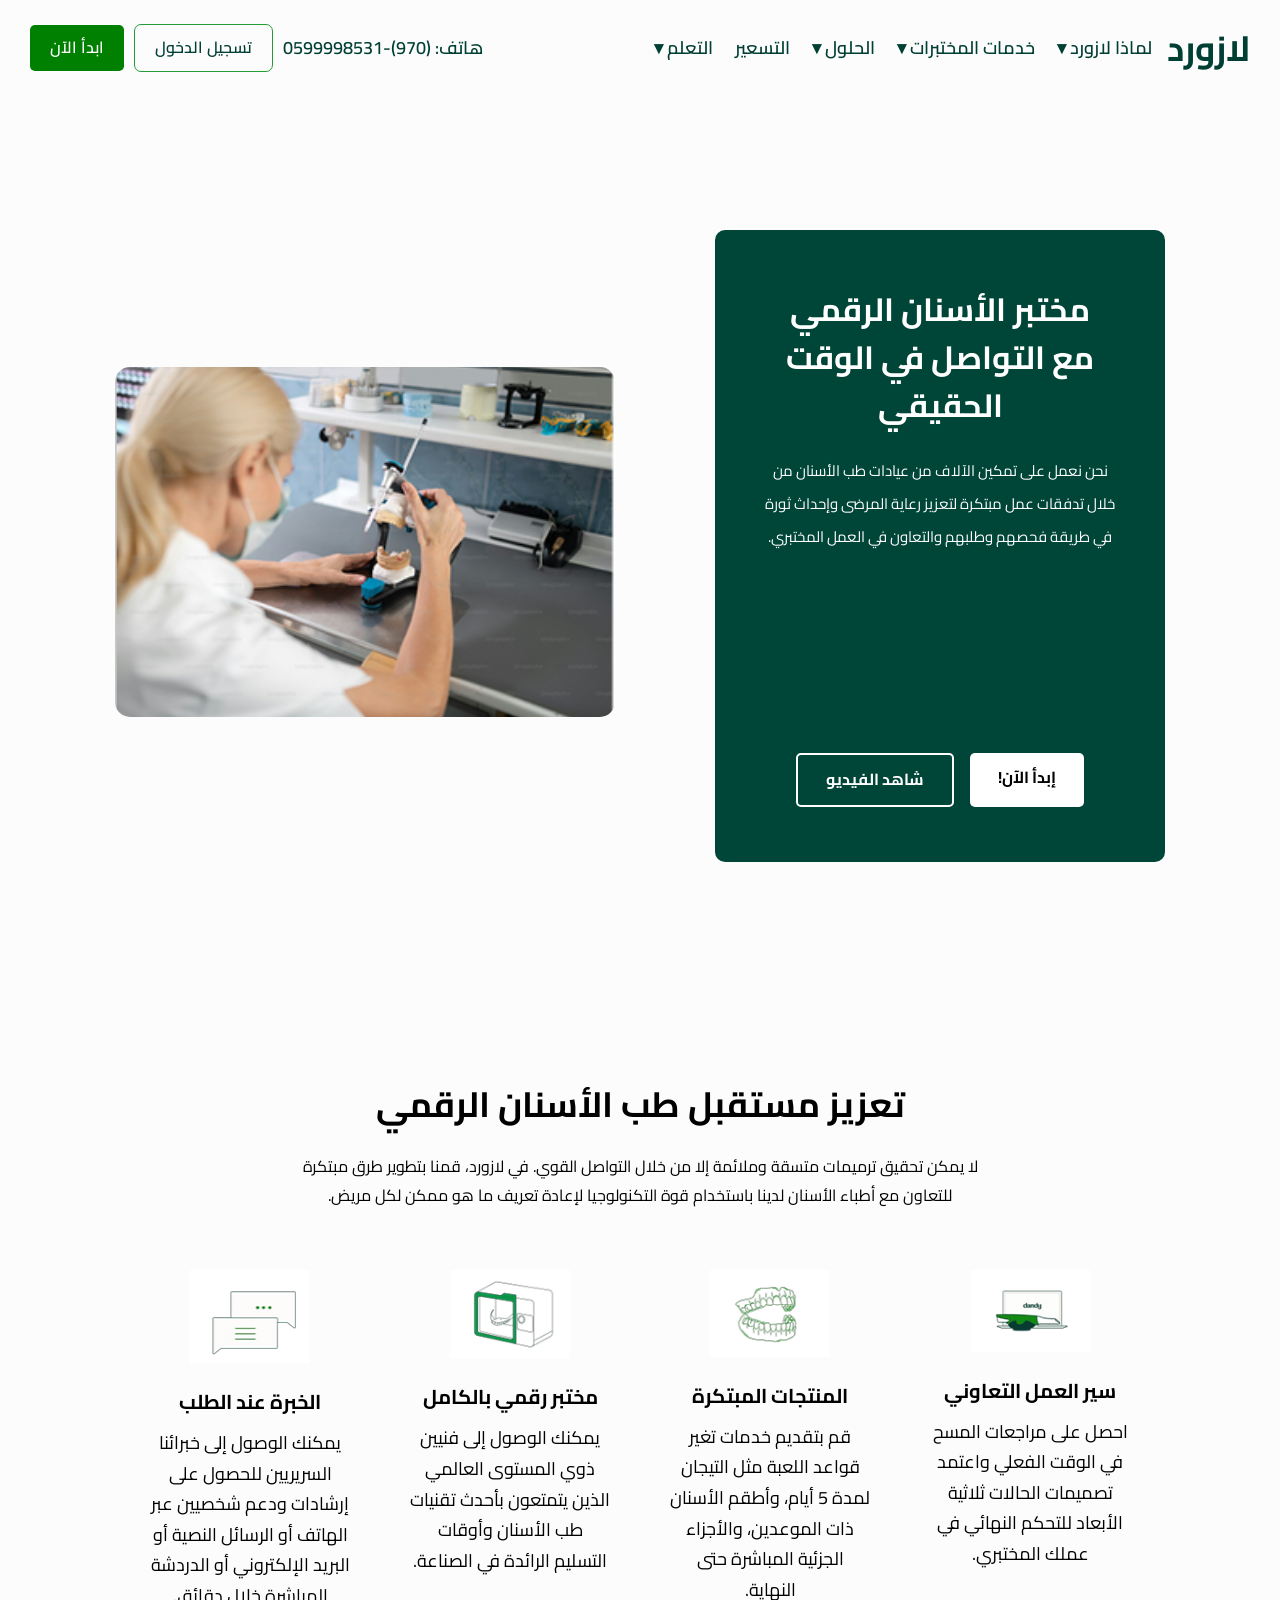
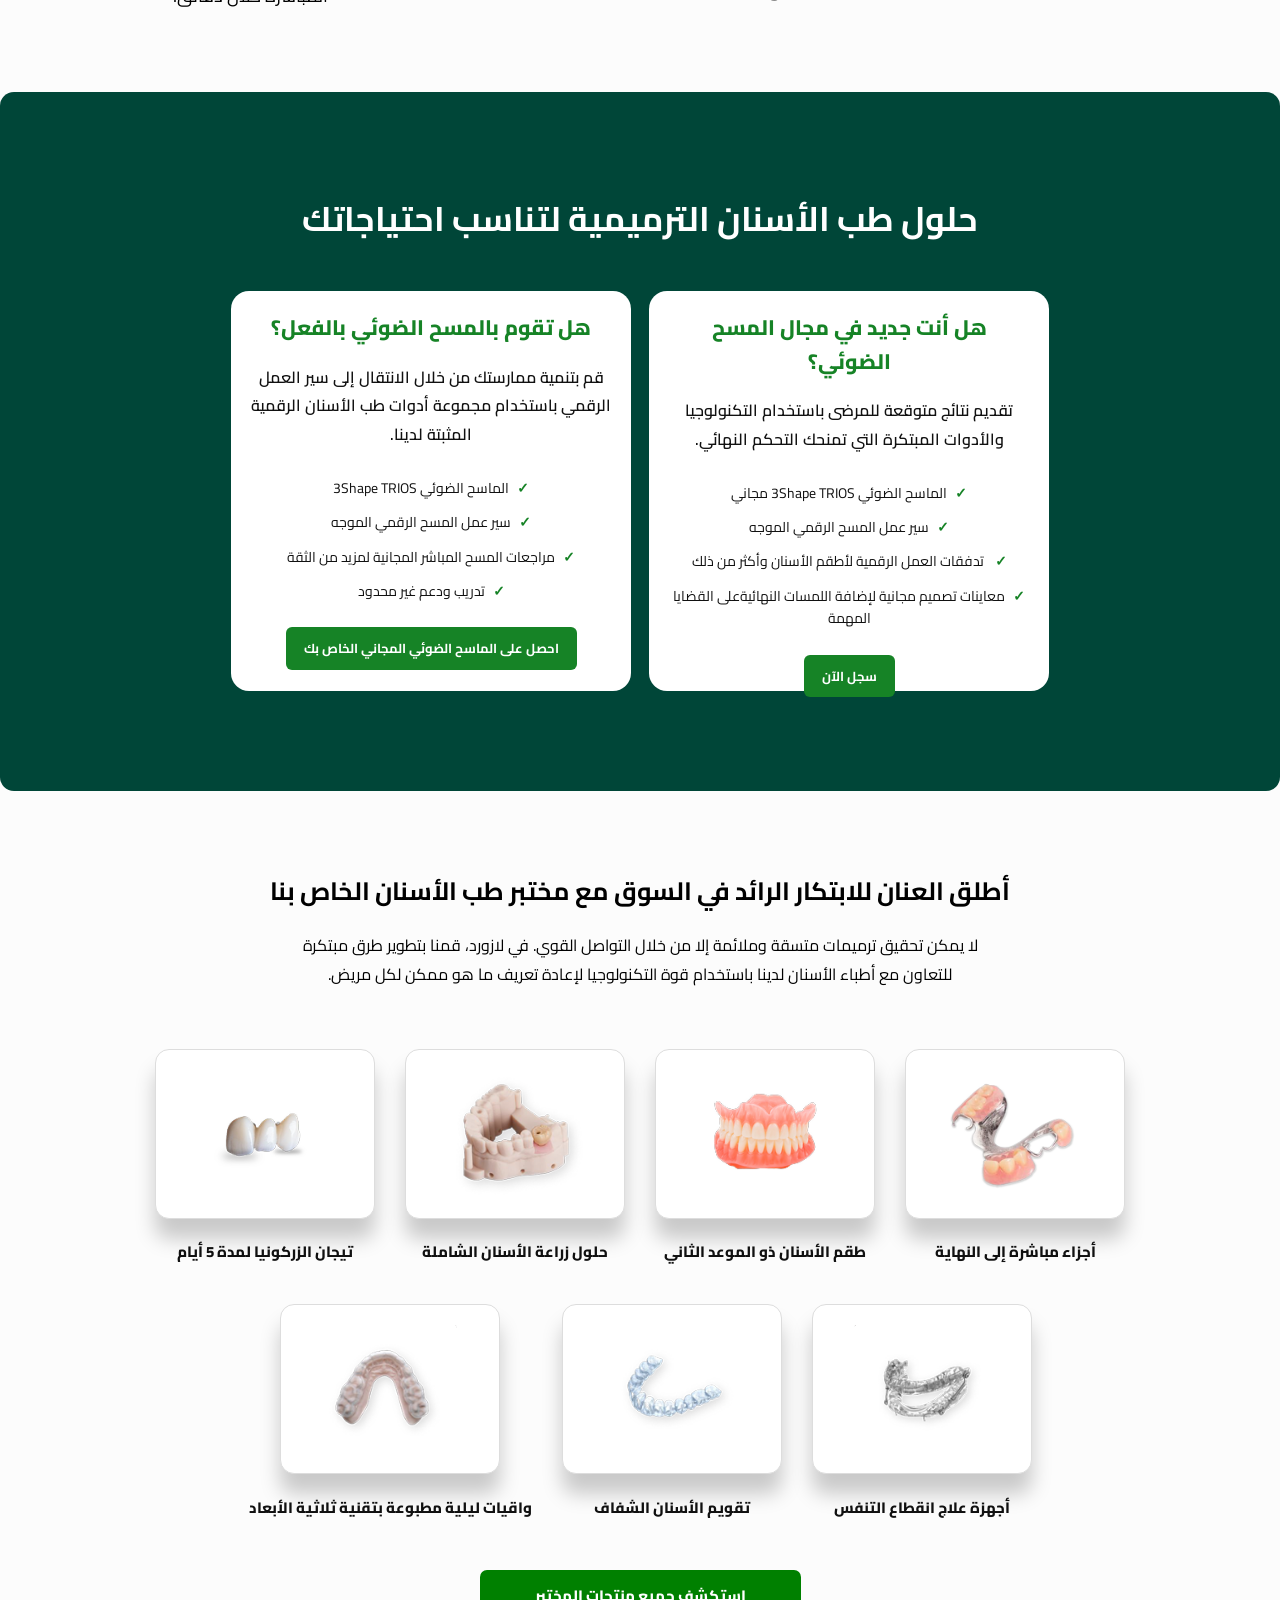
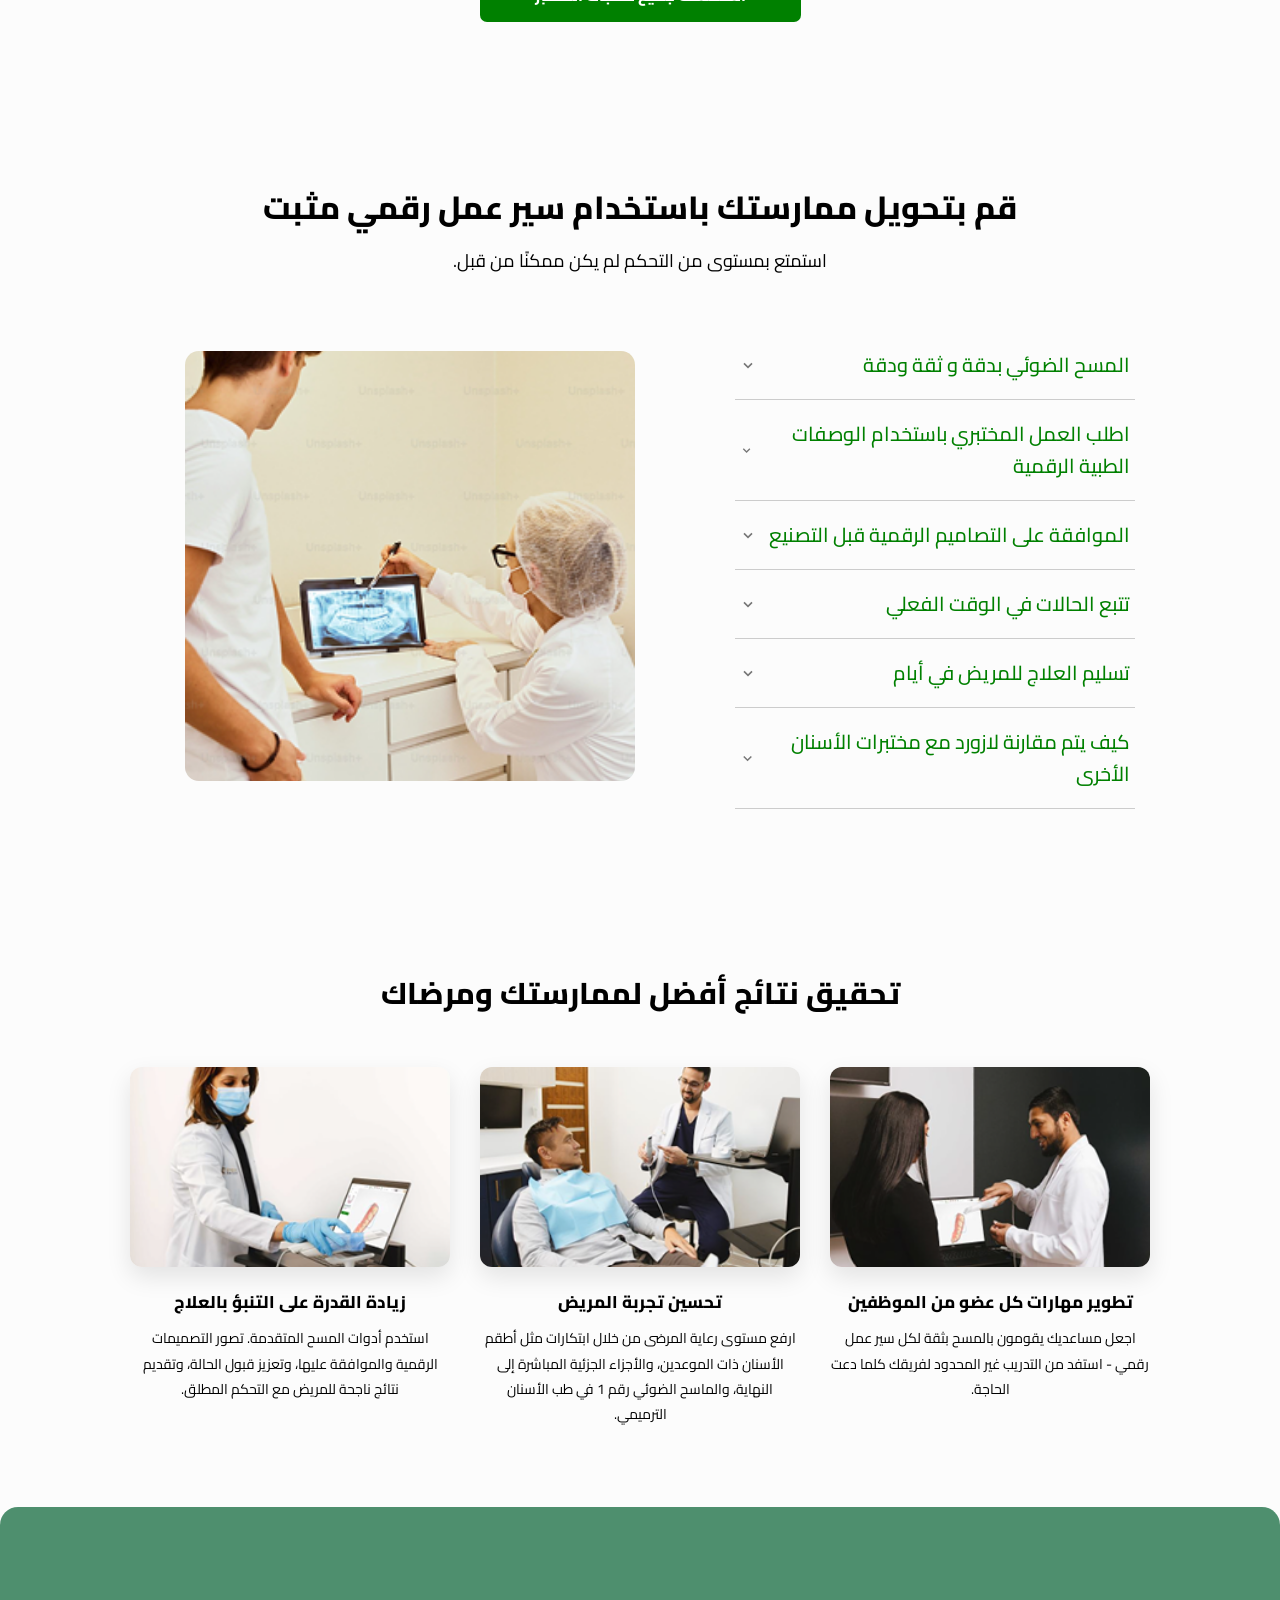
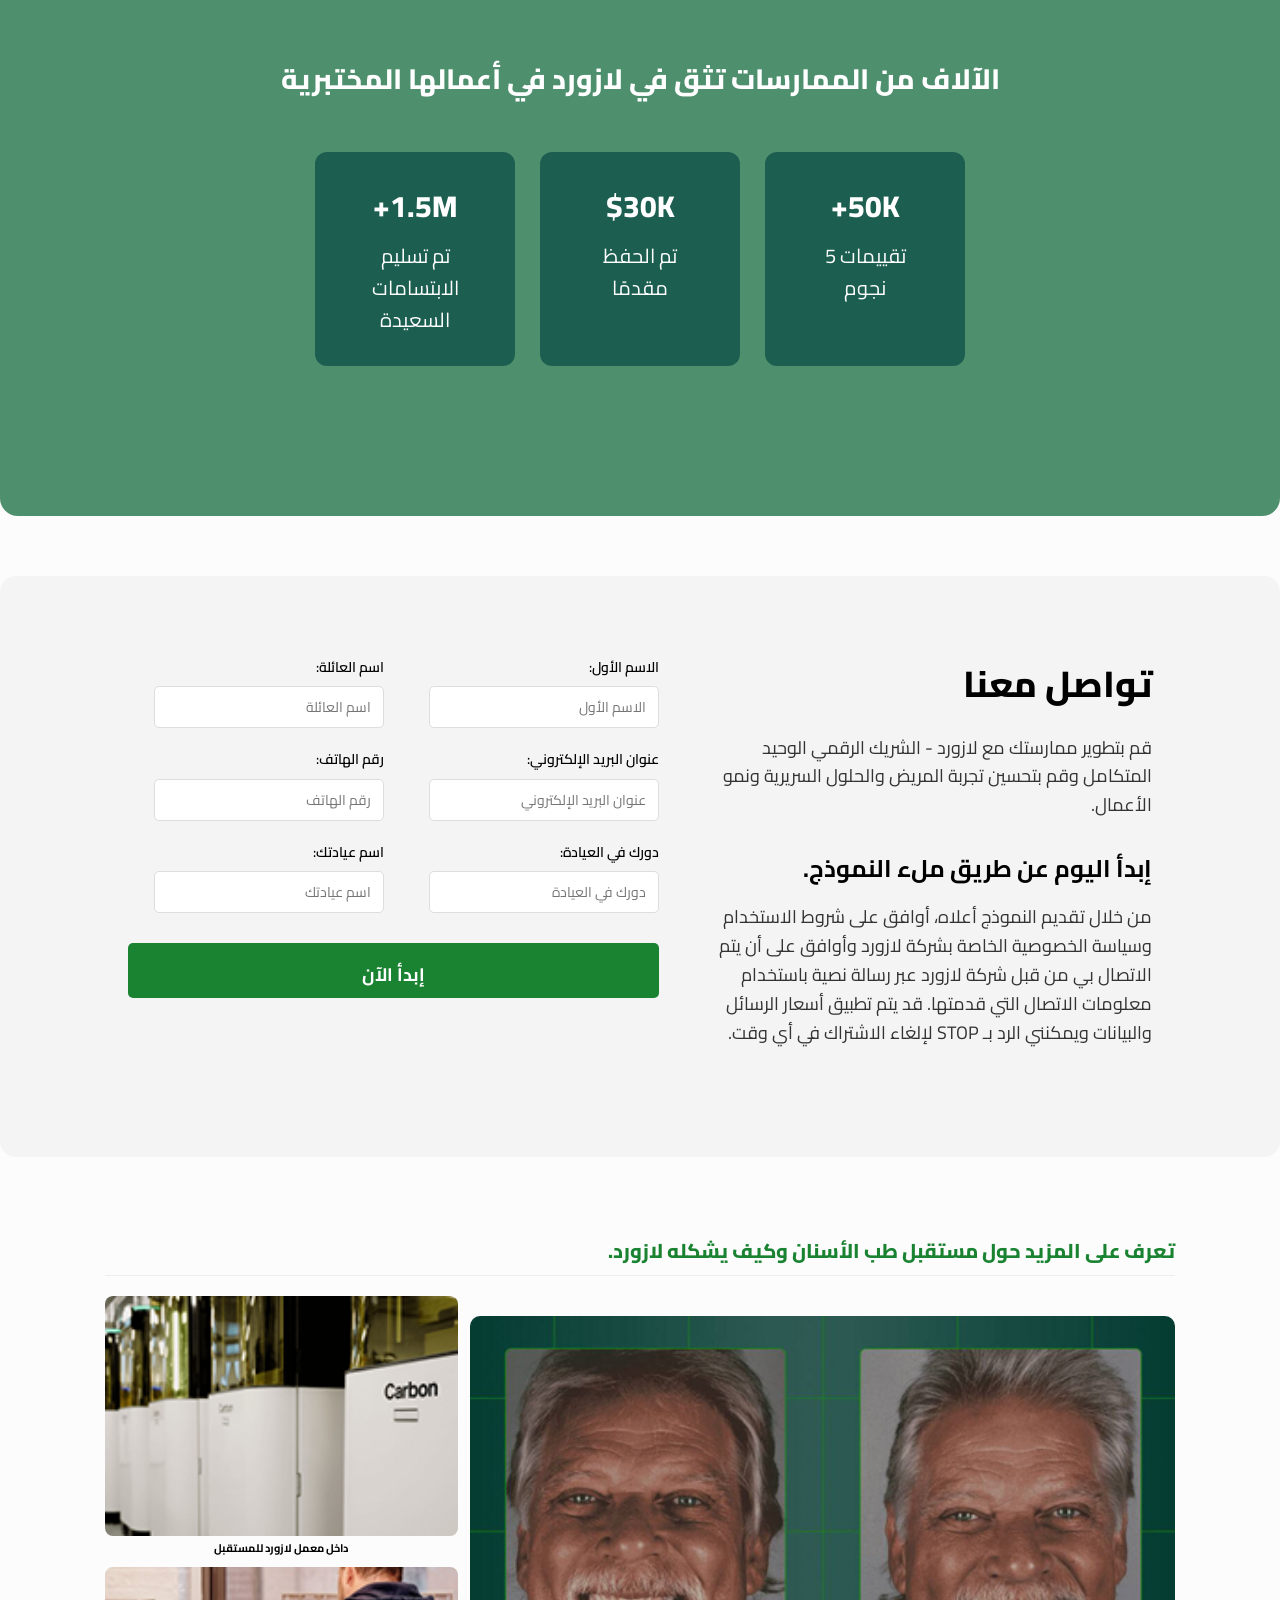
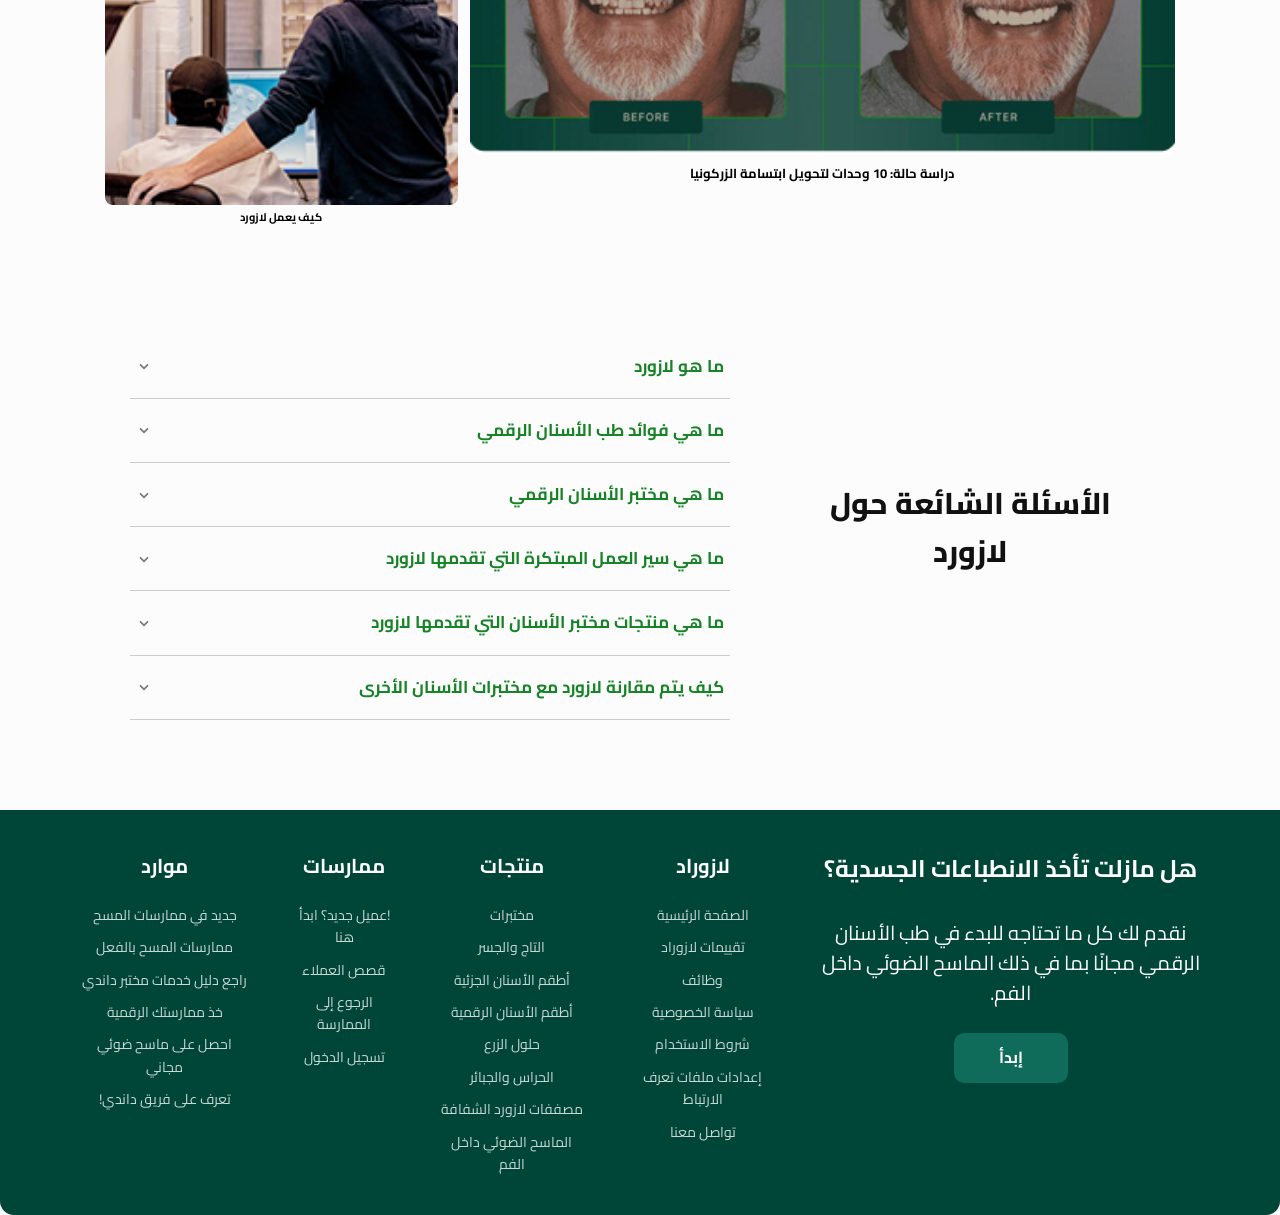
<file: index.html>
<!DOCTYPE html>
<html lang="ar" dir="rtl">

<head>
    <meta charset="UTF-8">

    <link href="https://fonts.googleapis.com/css2?family=Cairo:wght@300;400;600;700&display=swap" rel="stylesheet">

    <link rel="stylesheet" href="style.css">
    <meta name="viewport" content="width=device-width, initial-scale=1.0">
    <title> عيادة لازورد </title>
</head>

<body>
    <!-- header-->
<header class="navbar">
    <div class="nav-right">
        <a href="index.html" class="logo">لازورد</a>
        <div class="menu-toggle" onclick="toggleMenu()">☰</div>

        <nav class="nav-links">
            <a href="why.html">لماذا لازورد ▾</a>
            <a href="services.html">خدمات المختبرات ▾</a>
            <a href="solution.html">الحلول ▾</a>
            <a href="pricing.html">التسعير</a>
            <a href="learning.html">التعلم ▾</a>

            <!-- أزرار الموبايل داخل القائمة -->
            <div class="mobile-only">
                <a class="login-btn" href="login.html">تسجيل الدخول</a>
                <a class="start-btn" href="signup.html">ابدأ الآن</a>
            </div>
        </nav>
    </div>

    <div class="nav-left">
        <p class="phone">هاتف: (970)-0599998531</p>
        <a class="login-btn outline" href="login.html">تسجيل الدخول</a>
        <a class="start-btn" href="signup.html">ابدأ الآن</a>
    </div>
</header>
    <!-- main -->
    <main>
        <!-- مختبر الأسنان الرقمي مع التواصل في الوقت الحقيقي-->
        <section class="hero-section">
            <div class="hero-card">
                <h1 class="text-reveal">مختبر الأسنان الرقمي<br>مع التواصل في الوقت <br>الحقيقي</h1>

                <p class="text-reveal">
                    نحن نعمل على تمكين الآلاف من عيادات طب الأسنان من خلال
                    تدفقات عمل مبتكرة لتعزيز رعاية المرضى وإحداث ثورة في طريقة
                    فحصهم وطلبهم والتعاون في العمل المختبري.
                </p>

                <div class="hero-buttons">
                    <a href="signup.html" class="hero-btn primary">إبدأ الآن!</a>
                    <a href="https://www.youtube.com/watch?v=R38gOJd27ho" class="hero-btn secondary">شاهد الفيديو</a>
                </div>
            </div>

            <div class="hero-image">
                <img src="images/1.PNG" alt="مختبر أسنان">
            </div>
        </section>
        <!-- تعزيز مستقبل طب الأسنان الرقمي-->
        <section class="features-section">

            <h2>تعزيز مستقبل طب الأسنان الرقمي</h2>

            <p class="features-desc">
                لا يمكن تحقيق ترميمات متسقة وملائمة إلا من خلال التواصل القوي. في لازورد، قمنا بتطوير طرق مبتكرة للتعاون
                مع
                أطباء الأسنان لدينا باستخدام قوة التكنولوجيا لإعادة تعريف ما هو ممكن لكل مريض.
            </p>

            <div class="features-cards">

                <div class="feature-card">
                    <img src="images/icon1.PNG">
                    <h3>سير العمل التعاوني</h3>
                    <p>
                        احصل على مراجعات المسح في الوقت الفعلي واعتمد تصميمات الحالات ثلاثية الأبعاد للتحكم النهائي في
                        عملك المختبري.
                    </p>
                </div>

                <div class="feature-card">
                    <img src="images/icon2.PNG">
                    <h3>المنتجات المبتكرة</h3>
                    <p>
                        قم بتقديم خدمات تغير قواعد اللعبة مثل التيجان لمدة 5 أيام، وأطقم الأسنان ذات الموعدين، والأجزاء
                        الجزئية المباشرة حتى
                        النهاية.
                    </p>
                </div>

                <div class="feature-card">
                    <img src="images/icon3.PNG">
                    <h3>مختبر رقمي بالكامل</h3>
                    <p>
                        يمكنك الوصول إلى فنيين ذوي المستوى العالمي الذين يتمتعون بأحدث تقنيات طب الأسنان وأوقات التسليم
                        الرائدة في الصناعة.
                    </p>
                </div>

                <div class="feature-card">
                    <img src="images/icon4.PNG">
                    <h3>الخبرة عند الطلب</h3>
                    <p>
                        يمكنك الوصول إلى خبرائنا السريريين للحصول على إرشادات ودعم شخصيين عبر الهاتف أو الرسائل النصية
                        أو البريد الإلكتروني
                        أو الدردشة المباشرة خلال دقائق.
                    </p>
                </div>

            </div>

        </section>
        <!-- حلول طب الأسنان الرقمية لتناسب احتياجاتك-->
        <section class="solutions-section">
            <h2>حلول طب الأسنان الترميمية لتناسب احتياجاتك</h2>

            <div class="solutions-cards">
                <div class="solution-card">
                    <h3>هل أنت جديد في مجال المسح الضوئي؟</h3>
                    <p>
                        تقديم نتائج متوقعة للمرضى باستخدام التكنولوجيا والأدوات
                        المبتكرة التي تمنحك التحكم النهائي.
                    </p>

                    <ul>
                        <li>الماسح الضوئي 3Shape TRIOS مجاني</li>
                        <li>سير عمل المسح الرقمي الموجه</li>
                        <li> تدفقات العمل الرقمية لأطقم الأسنان وأكثر من ذلك</li>
                        <li>معاينات تصميم مجانية لإضافة اللمسات النهائيةعلى القضايا المهمة</li>
                    </ul>

                    <a href="#" class="solution-btn">سجل الآن</a>
                </div>

                <div class="solution-card">
                    <h3>هل تقوم بالمسح الضوئي بالفعل؟</h3>
                    <p>
                        قم بتنمية ممارستك من خلال الانتقال إلى سير العمل الرقمي
                        باستخدام مجموعة أدوات طب الأسنان الرقمية المثبتة لدينا.
                    </p>

                    <ul>
                        <li>الماسح الضوئي 3Shape TRIOS</li>
                        <li>سير عمل المسح الرقمي الموجه</li>
                        <li>مراجعات المسح المباشر المجانية لمزيد من الثقة</li>
                        <li>تدريب ودعم غير محدود</li>
                    </ul>

                    <a href="#" class="solution-btn">احصل على الماسح الضوئي المجاني الخاص بك</a>
                </div>

            </div>
        </section>
        <!--  أطلق العنان للابتكار الرائد في السوق مع مختبر طب الأسنان الخاص بنا-->
        <section class="intro-section">

            <h2>
                أطلق العنان للابتكار الرائد في السوق مع مختبر طب الأسنان الخاص بنا
            </h2>

            <p>
                لا يمكن تحقيق ترميمات متسقة وملائمة إلا من خلال التواصل القوي. في لازورد، قمنا بتطوير طرق مبتكرة للتعاون
                مع
                أطباء الأسنان لدينا باستخدام قوة التكنولوجيا لإعادة تعريف ما هو ممكن لكل مريض.
            </p>

            <div class="products">
                <div class="row row-1">

                    <div class="product-card">
                        <img src="images/product4.PNG">
                        <h3>أجزاء مباشرة إلى النهاية</h3>
                    </div>


                    <div class="product-card">
                        <img src="images/product2.PNG">
                        <h3>طقم الأسنان ذو الموعد الثاني</h3>
                    </div>

                    <div class="product-card">
                        <img src="images/product3.PNG">
                        <h3>حلول زراعة الأسنان الشاملة</h3>
                    </div>

                    <div class="product-card">
                        <img src="images/product1.PNG">
                        <h3>تيجان الزركونيا لمدة 5 أيام</h3>
                    </div>
                </div>
                <div class="row row-2">
                    <div class="product-card">
                        <img src="images/product7.PNG">
                        <h3>أجهزة علاج انقطاع التنفس</h3>
                    </div>
                    <div class="product-card">
                        <img src="images/product6.PNG">
                        <h3>تقويم الأسنان الشفاف</h3>
                    </div>
                    <div class="product-card">
                        <img src="images/product5.PNG">
                        <h3>واقيات ليلية مطبوعة بتقنية ثلاثية الأبعاد</h3>
                    </div>

                </div>



            </div>
            <div class="products-btn">
                <a href="services.html" class="main-btn">استكشف جميع منتجات المختبر</a>
            </div>
        </section>
        <!--حويل ممارساتك باستخدام سير عمل رقمي مثبتقم بت-->
        <section class="workflow-section">
            <h2>قم بتحويل ممارستك باستخدام سير عمل رقمي مثبت</h2>
            <p class="workflow-subtitle">استمتع بمستوى من التحكم لم يكن ممكنًا من قبل.</p>

            <div class="workflow-content">


                <div class="workflow-list">
                    <div class="workflow-item">
                        <div class="workflow-question">
                            <span>المسح الضوئي بدقة و ثقة ودقة</span>
                            <svg class="arrow" width="16" height="16" viewBox="0 0 20 20">
                                <path d="M5 8l5 5 5-5" stroke="#777" stroke-width="2" fill="none" />
                            </svg>
                        </div>
                        <div class="workflow-answer">
                            يساعدك المسح الضوئي على الحصول على نتائج أكثر دقة وتقليل الأخطاء.
                        </div>
                    </div>

                    <div class="workflow-item">
                        <div class="workflow-question">
                            <span>اطلب العمل المختبري باستخدام الوصفات الطبية الرقمية</span>
                            <svg class="arrow" width="16" height="16" viewBox="0 0 20 20">
                                <path d="M5 8l5 5 5-5" stroke="#777" stroke-width="2" fill="none" />
                            </svg>
                        </div>
                        <div class="workflow-answer">
                            يمكنك إرسال الطلبات للمختبر رقميًا لتسهيل المتابعة وتسريع العمل.
                        </div>
                    </div>

                    <div class="workflow-item">
                        <div class="workflow-question">
                            <span>الموافقة على التصاميم الرقمية قبل التصنيع</span>
                            <svg class="arrow" width="16" height="16" viewBox="0 0 20 20">
                                <path d="M5 8l5 5 5-5" stroke="#777" stroke-width="2" fill="none" />
                            </svg>
                        </div>
                        <div class="workflow-answer">
                            راجع التصميمات الرقمية ووافق عليها قبل بدء التصنيع.
                        </div>
                    </div>

                    <div class="workflow-item">
                        <div class="workflow-question">
                            <span>تتبع الحالات في الوقت الفعلي</span>
                            <svg class="arrow" width="16" height="16" viewBox="0 0 20 20">
                                <path d="M5 8l5 5 5-5" stroke="#777" stroke-width="2" fill="none" />
                            </svg>
                        </div>
                        <div class="workflow-answer">
                            تابع حالة الطلب في كل مرحلة من مراحل العمل المختبري.
                        </div>
                    </div>

                    <div class="workflow-item">
                        <div class="workflow-question">
                            <span>تسليم العلاج للمريض في أيام</span>
                            <svg class="arrow" width="16" height="16" viewBox="0 0 20 20">
                                <path d="M5 8l5 5 5-5" stroke="#777" stroke-width="2" fill="none" />
                            </svg>
                        </div>
                        <div class="workflow-answer">
                            يساعد سير العمل الرقمي على تقليل وقت التسليم وتحسين تجربة المريض.
                        </div>
                    </div>

                    <div class="workflow-item">
                        <div class="workflow-question">
                            <span>كيف يتم مقارنة لازورد مع مختبرات الأسنان الأخرى</span>
                            <svg class="arrow" width="16" height="16" viewBox="0 0 20 20">
                                <path d="M5 8l5 5 5-5" stroke="#777" stroke-width="2" fill="none" />
                            </svg>
                        </div>
                        <div class="workflow-answer">
                            يتميز لازورد بسرعة التواصل والدقة وسهولة متابعة الحالات.
                        </div>
                    </div>
                </div>
                <div class="workflow-image">
                    <img src="images/workflow.PNG" alt="سير عمل رقمي">
                </div>
        </section>
        <!--تحقيق نتائج أفضل لممارساتك و مرضاك-->
        <section class="results-section">

            <h2>تحقيق نتائج أفضل لممارستك ومرضاك</h2>

            <div class="results-cards">
                <div class="result-card">
                    <img src="images/img3.PNG">
                    <h3>تطوير مهارات كل عضو من الموظفين</h3>
                    <p>اجعل مساعديك يقومون بالمسح بثقة لكل سير عمل رقمي - استفد من التدريب غير المحدود لفريقك كلما دعت
                        الحاجة.</p>
                </div>
                <div class="result-card">
                    <img src="images/img2.PNG">
                    <h3>تحسين تجربة المريض</h3>
                    <p>ارفع مستوى رعاية المرضى من خلال ابتكارات مثل أطقم الأسنان ذات الموعدين، والأجزاء الجزئية المباشرة
                        إلى النهاية،
                        والماسح
                        الضوئي رقم 1 في طب الأسنان الترميمي.</p>
                </div>
                <div class="result-card">
                    <img src="images/img1.PNG">
                    <h3>زيادة القدرة على التنبؤ بالعلاج</h3>
                    <p>استخدم أدوات المسح المتقدمة. تصور التصميمات الرقمية والموافقة عليها، وتعزيز قبول الحالة، وتقديم
                        نتائج ناجحة للمريض مع
                        التحكم المطلق.</p>
                </div>



            </div>

        </section>
        <!--الاف من الممارسات تثق في لازورد و اعمالها المخبرية-->
        <section class="stats-section">

            <h2>الآلاف من الممارسات تثق في لازورد في أعمالها المختبرية</h2>

            <div class="stats-cards">
                <div class="stat-card">
                    <h3>50K+</h3>
                    <p>تقييمات 5 نجوم</p>
                </div>
                <div class="stat-card">
                    <h3>$30K</h3>
                    <p>تم الحفظ مقدمًا</p>
                </div>
                <div class="stat-card">
                    <h3>1.5M+</h3>
                    <p>تم تسليم الابتسامات السعيدة</p>
                </div>



            </div>

        </section>
        <!--تواصل معنا-->
        <section class="contact-section">

            <div class="contact-text">
                <h2>تواصل معنا</h2>

                <p>
                    قم بتطوير ممارستك مع لازورد - الشريك الرقمي الوحيد المتكامل
                    وقم بتحسين تجربة المريض والحلول السريرية ونمو الأعمال.
                </p>

                <h3>إبدأ اليوم عن طريق ملء النموذج.</h3>

                <p class="small-text">
                <p>
                    من خلال تقديم النموذج أعلاه، أوافق على شروط الاستخدام وسياسة الخصوصية الخاصة بشركة لازورد وأوافق على
                    أن يتم الاتصال
                    بي من قبل شركة لازورد عبر رسالة نصية باستخدام معلومات الاتصال التي قدمتها. قد يتم تطبيق أسعار
                    الرسائل والبيانات
                    ويمكنني الرد بـ STOP لإلغاء الاشتراك في أي وقت.
                </p>
                </p>
            </div>

            <form class="contact-form">

                <div class="form-group">
                    <label>الاسم الأول:</label>
                    <input type="text" placeholder="الاسم الأول">
                </div>

                <div class="form-group">
                    <label>اسم العائلة:</label>
                    <input type="text" placeholder="اسم العائلة">
                </div>

                <div class="form-group">
                    <label>عنوان البريد الإلكتروني:</label>
                    <input type="email" placeholder="عنوان البريد الإلكتروني">
                </div>

                <div class="form-group">
                    <label>رقم الهاتف:</label>
                    <input type="text" placeholder="رقم الهاتف">
                </div>

                <div class="form-group">
                    <label>دورك في العيادة:</label>
                    <input type="text" placeholder="دورك في العيادة">
                </div>

                <div class="form-group">
                    <label>اسم عيادتك:</label>
                    <input type="text" placeholder="اسم عيادتك">
                </div>

                <button type="submit" class="contact-btn">إبدأ الآن</button>

            </form>

        </section>
        <!--تعرف على المزيد حول مستقبل طب الأسنان و كيف يشكله لازورد-->
        <section class="learn-more-section">

            <h2>تعرف على المزيد حول مستقبل طب الأسنان وكيف يشكله لازورد.</h2>

            <div class="learn-content">
                <div class="learn-main">
                    <img src="images/case.PNG" alt="">
                    <h3>دراسة حالة: 10 وحدات لتحويل ابتسامة الزركونيا</h3>
                </div>
                <div class="learn-side">
                    <div class="small-article">
                        <img src="images/lab.PNG" alt="">
                        <h3>داخل معمل لازورد للمستقبل</h3>
                    </div>

                    <div class="small-article">
                        <img src="images/work.PNG" alt="">
                        <h3>كيف يعمل لازورد</h3>
                    </div>
                </div>



            </div>

        </section> 

        <!-- الأسئلة الشائعة حول لازورد-->
        <section class="faq-section">
            <div class="faq-title">
                <h2>الأسئلة الشائعة حول لازورد</h2>
            </div>

            <div class="faq-list">

                <div class="faq-item">
                    <div class="faq-question">
                        <span>ما هو لازورد</span>
                        <svg class="arrow" width="16" height="16" viewBox="0 0 20 20">
                            <path d="M5 8l5 5 5-5" stroke="#777" stroke-width="2" fill="none" />
                        </svg>
                    </div>
                    <div class="faq-answer">
                        لازورد هو مختبر أسنان رقمي يساعد العيادات على تحسين سير العمل والتواصل مع المختبر.
                    </div>
                </div>

                <div class="faq-item">
                    <div class="faq-question">
                        <span>ما هي فوائد طب الأسنان الرقمي</span>
                        <svg class="arrow" width="16" height="16" viewBox="0 0 20 20">
                            <path d="M5 8l5 5 5-5" stroke="#777" stroke-width="2" fill="none" />
                        </svg>
                    </div>
                    <div class="faq-answer">
                        يساعد طب الأسنان الرقمي على تحسين الدقة، تسريع الإجراءات، وتقليل الأخطاء في العمل المخبري.
                    </div>
                </div>

                <div class="faq-item">
                    <div class="faq-question">
                        <span>ما هي مختبر الأسنان الرقمي</span>
                        <svg class="arrow" width="16" height="16" viewBox="0 0 20 20">
                            <path d="M5 8l5 5 5-5" stroke="#777" stroke-width="2" fill="none" />
                        </svg>
                    </div>
                    <div class="faq-answer">
                        هو مختبر يعتمد على التقنيات الرقمية في استلام الحالات، التصميم، والمتابعة مع العيادة.
                    </div>
                </div>

                <div class="faq-item">
                    <div class="faq-question">
                        <span>ما هي سير العمل المبتكرة التي تقدمها لازورد</span>
                        <svg class="arrow" width="16" height="16" viewBox="0 0 20 20">
                            <path d="M5 8l5 5 5-5" stroke="#777" stroke-width="2" fill="none" />
                        </svg>
                    </div>
                    <div class="faq-answer">
                        تقدم لازورد سير عمل رقمي يشمل المسح، مراجعة التصميم، الموافقة، وتتبع الحالة.
                    </div>
                </div>

                <div class="faq-item">
                    <div class="faq-question">
                        <span>ما هي منتجات مختبر الأسنان التي تقدمها لازورد</span>
                        <svg class="arrow" width="16" height="16" viewBox="0 0 20 20">
                            <path d="M5 8l5 5 5-5" stroke="#777" stroke-width="2" fill="none" />
                        </svg>
                    </div>
                    <div class="faq-answer">
                        تقدم لازورد منتجات مثل التيجان، الجسور، أطقم الأسنان الرقمية، والحلول الترميمية.
                    </div>
                </div>

                <div class="faq-item">
                    <div class="faq-question">
                        <span>كيف يتم مقارنة لازورد مع مختبرات الأسنان الأخرى</span>
                        <svg class="arrow" width="16" height="16" viewBox="0 0 20 20">
                            <path d="M5 8l5 5 5-5" stroke="#777" stroke-width="2" fill="none" />
                        </svg>
                    </div>
                    <div class="faq-answer">
                        تتميز لازورد بالتواصل الرقمي، سرعة العمل، جودة المنتجات، وسهولة متابعة الحالات.
                    </div>
                </div>

            </div>
        </section>




    </main>
    <!-- footer-->
    <footer class="footer">
        <div class="footer-cta">
            <h2>هل مازلت تأخذ الانطباعات الجسدية؟</h2>
            <p>
                نقدم لك كل ما تحتاجه للبدء في طب الأسنان الرقمي مجانًا
                بما في ذلك الماسح الضوئي داخل الفم.
            </p>
            <a href="signup.html" class="footer-btn">إبدأ</a>
        </div>

        <div class="footer-column">
            <h3>لازوراد</h3>
            <a href="index.html">الصفحة الرئيسية</a>
            <a href="#">تقييمات لازوراد</a>
            <a href="#">وظائف</a>
            <a href="#">سياسة الخصوصية</a>
            <a href="#">شروط الاستخدام</a>
            <a href="#">إعدادات ملفات تعرف الارتباط</a>
            <a href="#">تواصل معنا</a>
        </div>

        <div class="footer-column">
            <h3>منتجات</h3>
            <a href="#">مختبرات</a>
            <a href="#">التاج والجسر</a>
            <a href="#">أطقم الأسنان الجزئية</a>
            <a href="#">أطقم الأسنان الرقمية</a>
            <a href="#">حلول الزرع</a>
            <a href="#">الحراس والجبائر</a>
            <a href="#">مصففات لازورد الشفافة</a>
            <a href="#">الماسح الضوئي داخل الفم</a>

        </div>

        <div class="footer-column">
            <h3>ممارسات</h3>
            <a href="signup.html">!عميل جديد؟ ابدأ هنا</a>
            <a href="#">قصص العملاء</a>
            <a href="#">الرجوع إلى الممارسة</a>
            <a href="login.html">تسجيل الدخول</a>
        </div>

        <div class="footer-column">
            <h3>موارد</h3>
            <a href="#">جديد في ممارسات المسح</a>
            <a href="#">ممارسات المسح بالفعل</a>
            <a href="#"> راجع دليل خدمات مختبر داندي</a>
            <a href="#">خذ ممارستك الرقمية</a>
            <a href="#">احصل على ماسح ضوئي مجاني</a>
            <a href="#"> تعرف على فريق داندي!</a>

        </div>
    </footer>
    <script src="script.js"></script>

</body>

</html>
</file>
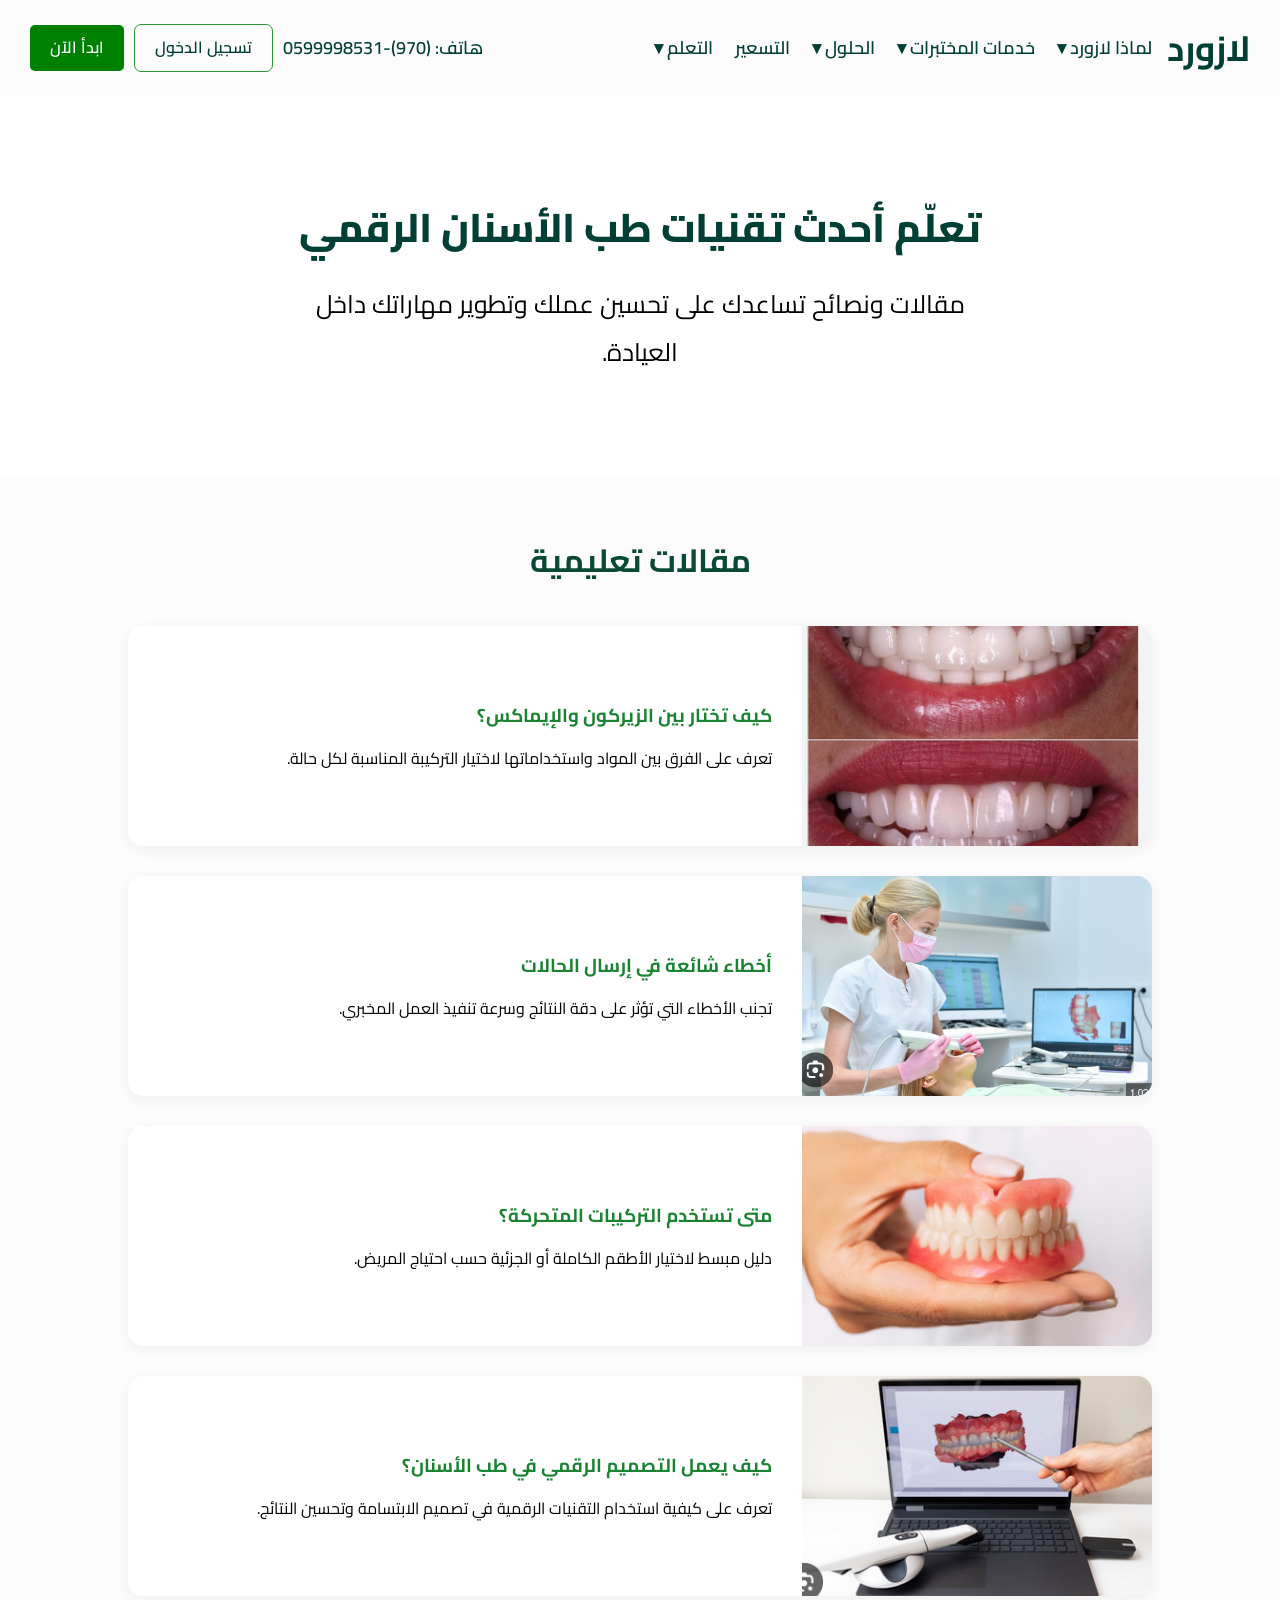
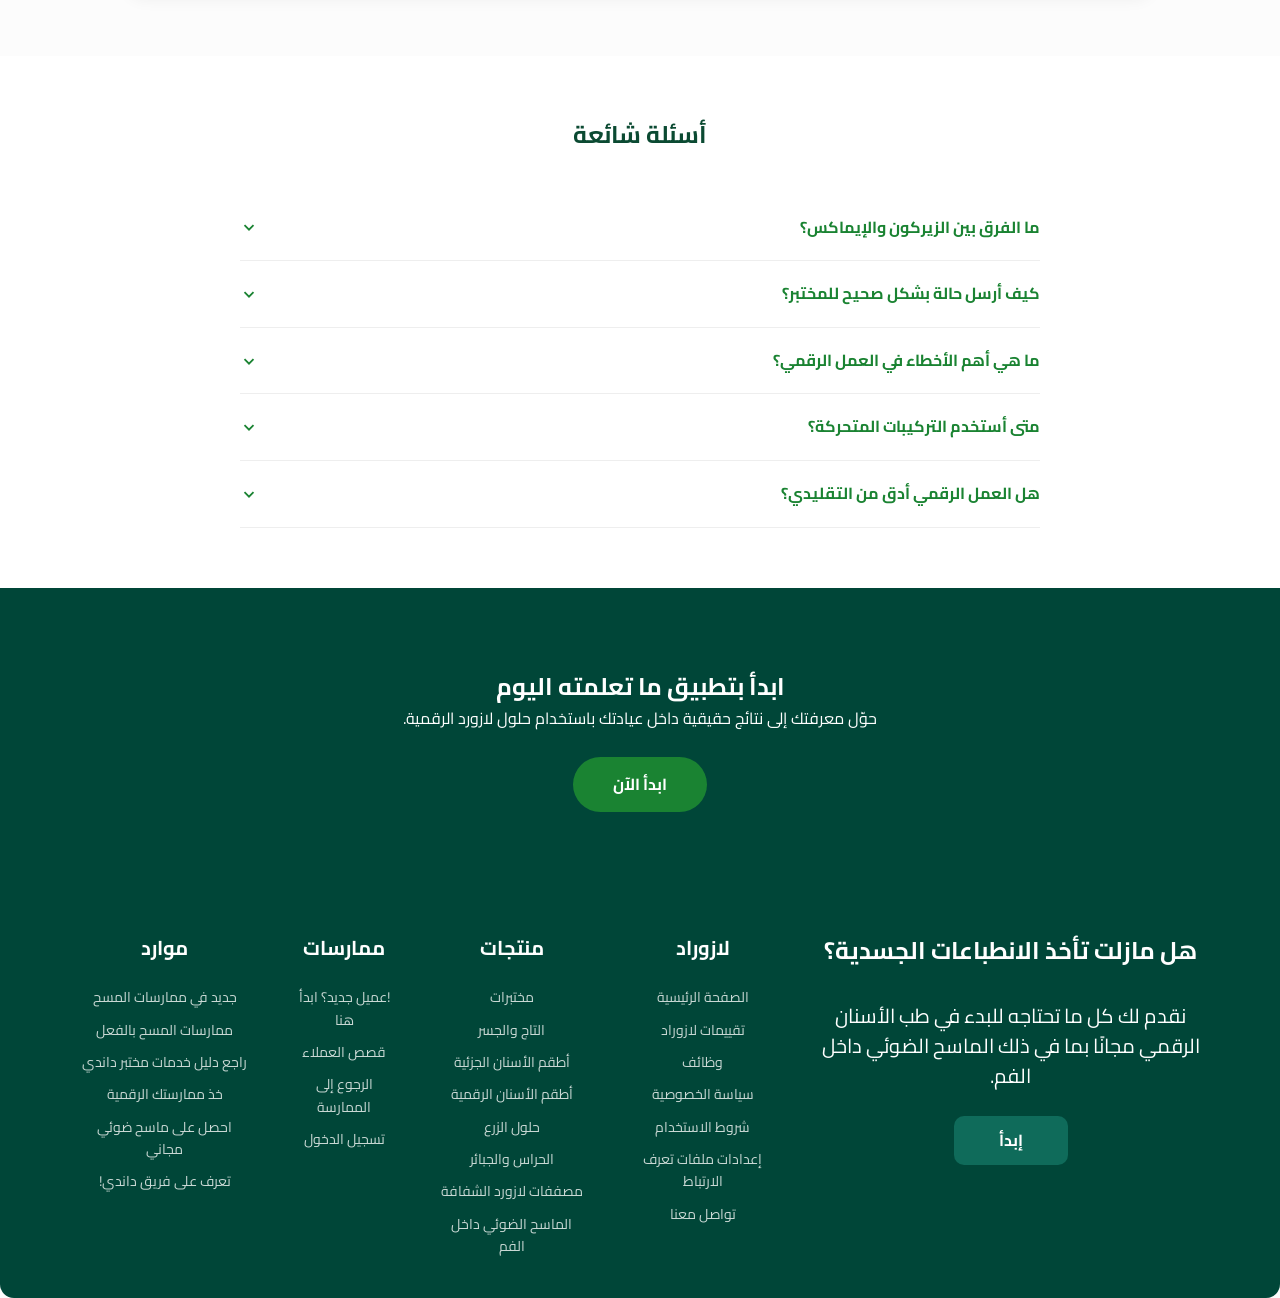
<file: learning.html>
<!DOCTYPE html>
<html lang="ar" dir="rtl">

<head>
    <meta charset="UTF-8">

    <link href="https://fonts.googleapis.com/css2?family=Cairo:wght@300;400;600;700&display=swap" rel="stylesheet">
    <meta name="viewport" content="width=device-width, initial-scale=1.0">

    <link rel="stylesheet" href="style.css">

    <title> التعلم </title>
</head>

<body>
    <!-- header-->
<header class="navbar">
    <div class="nav-right">
        <a href="index.html" class="logo">لازورد</a>
        <div class="menu-toggle" onclick="toggleMenu()">☰</div>

        <nav class="nav-links">
            <a href="why.html">لماذا لازورد ▾</a>
            <a href="services.html">خدمات المختبرات ▾</a>
            <a href="solution.html">الحلول ▾</a>
            <a href="pricing.html">التسعير</a>
            <a href="learning.html">التعلم ▾</a>

            <!-- أزرار الموبايل داخل القائمة -->
            <div class="mobile-only">
                <a class="login-btn" href="login.html">تسجيل الدخول</a>
                <a class="start-btn" href="signup.html">ابدأ الآن</a>
            </div>
        </nav>
    </div>

    <div class="nav-left">
        <p class="phone">هاتف: (970)-0599998531</p>
        <a class="login-btn outline" href="login.html">تسجيل الدخول</a>
        <a class="start-btn" href="signup.html">ابدأ الآن</a>
    </div>
</header>
    <!-- main -->
     <main>
        <section class="learning-hero">
            <h1 class="text-reveal">
                تعلّم أحدث تقنيات طب الأسنان الرقمي
            </h1>
        
            <p class="text-reveal">
                مقالات ونصائح تساعدك على تحسين عملك وتطوير مهاراتك داخل العيادة.
            </p>
        </section>
        <section class="articles-section">
            <h2 class="text-reveal">مقالات تعليمية</h2>
        
            <div class="articles-list">
        
                <div class="article-card reveal">
                    <img class="reveal" src="images/ziremax.PNG" alt="زيركون وإيماكس">
                    <div class="article-content">
                        <h3 class="text-reveal">كيف تختار بين الزيركون والإيماكس؟</h3>
                        <p class="text-reveal">
                            تعرف على الفرق بين المواد واستخداماتها لاختيار التركيبة المناسبة لكل حالة.
                        </p>
                    </div>
                </div>
        
                <div class="article-card reveal">
                    <img class="reveal" src="images/dentist.PNG" alt="إرسال الحالات">
                    <div class="article-content">
                        <h3 class="text-reveal">أخطاء شائعة في إرسال الحالات</h3>
                        <p class="text-reveal">
                            تجنب الأخطاء التي تؤثر على دقة النتائج وسرعة تنفيذ العمل المخبري.
                        </p>
                    </div>
                </div>
        
                <div class="article-card reveal">
                    <img class="reveal" src="images/removal.PNG" alt="تركيبات متحركة">
                    <div class="article-content">
                        <h3 class="text-reveal">متى تستخدم التركيبات المتحركة؟</h3>
                        <p class="text-reveal">
                            دليل مبسط لاختيار الأطقم الكاملة أو الجزئية حسب احتياج المريض.
                        </p>
                    </div>
                </div>
        <div class="article-card reveal">
            <img class="reveal" src="images/design.PNG" alt="التصميم الرقمي">
        
            <div class="article-content">
                <h3 class="text-reveal">
                    كيف يعمل التصميم الرقمي في طب الأسنان؟
                </h3>
        
                <p class="text-reveal">
                    تعرف على كيفية استخدام التقنيات الرقمية في تصميم الابتسامة وتحسين النتائج.
                </p>
            </div>
        </div>
            </div>
        </section>
        <section class="learning-faq-section">
            <h2 class="text-reveal">أسئلة شائعة</h2>
        
            <div class="learning-faq-list">
        
                <div class="learning-faq-item reveal">
                    <div class="learning-faq-question">
                        <span>ما الفرق بين الزيركون والإيماكس؟</span>
                        <svg class="learning-arrow" width="18" height="18" viewBox="0 0 20 20">
                            <path d="M5 8l5 5 5-5" stroke="currentColor" stroke-width="2" fill="none" />
                        </svg>
                    </div>
                    <div class="learning-faq-answer">
                        الزيركون أقوى ومناسب للحالات الخلفية، بينما الإيماكس يعطي جمالية أعلى للحالات الأمامية.
                    </div>
                </div>
        
                <div class="learning-faq-item reveal">
                    <div class="learning-faq-question">
                        <span>كيف أرسل حالة بشكل صحيح للمختبر؟</span>
                        <svg class="learning-arrow" width="18" height="18" viewBox="0 0 20 20">
                            <path d="M5 8l5 5 5-5" stroke="currentColor" stroke-width="2" fill="none" />
                        </svg>
                    </div>
                    <div class="learning-faq-answer">
                        يجب إرسال صور واضحة، اختيار نوع المادة، تحديد اللون، وكتابة ملاحظات دقيقة للطبيب أو الفني.
                    </div>
                </div>
        
                <div class="learning-faq-item reveal">
                    <div class="learning-faq-question">
                        <span>ما هي أهم الأخطاء في العمل الرقمي؟</span>
                        <svg class="learning-arrow" width="18" height="18" viewBox="0 0 20 20">
                            <path d="M5 8l5 5 5-5" stroke="currentColor" stroke-width="2" fill="none" />
                        </svg>
                    </div>
                    <div class="learning-faq-answer">
                        من أكثر الأخطاء شيوعًا: إرسال ملفات غير واضحة، نسيان تفاصيل الحالة، وعدم مراجعة التصميم قبل التصنيع.
                    </div>
                </div>
        
                <div class="learning-faq-item reveal">
                    <div class="learning-faq-question">
                        <span>متى أستخدم التركيبات المتحركة؟</span>
                        <svg class="learning-arrow" width="18" height="18" viewBox="0 0 20 20">
                            <path d="M5 8l5 5 5-5" stroke="currentColor" stroke-width="2" fill="none" />
                        </svg>
                    </div>
                    <div class="learning-faq-answer">
                        تستخدم التركيبات المتحركة عند فقدان عدد كبير من الأسنان أو عند الحاجة إلى حل تعويضي قابل للإزالة.
                    </div>
                </div>
        
                <div class="learning-faq-item reveal">
                    <div class="learning-faq-question">
                        <span>هل العمل الرقمي أدق من التقليدي؟</span>
                        <svg class="learning-arrow" width="18" height="18" viewBox="0 0 20 20">
                            <path d="M5 8l5 5 5-5" stroke="currentColor" stroke-width="2" fill="none" />
                        </svg>
                    </div>
                    <div class="learning-faq-answer">
                        نعم، العمل الرقمي يساعد على تقليل الأخطاء وتحسين دقة التصميم والمتابعة، خاصة عند استخدام ملفات واضحة.
                    </div>
                </div>
        
            </div>
        </section>
        <section class="learning-cta">
        
            <h2 class="text-reveal">
                ابدأ بتطبيق ما تعلمته اليوم
            </h2>
        
            <p class="text-reveal">
                حوّل معرفتك إلى نتائج حقيقية داخل عيادتك باستخدام حلول لازورد الرقمية.
            </p>
        
            <a href="signup.html" class="cta-btn reveal">
                ابدأ الآن
            </a>
        
        </section>
     </main>
    <footer class="footer">
        <div class="footer-cta">
            <h2>هل مازلت تأخذ الانطباعات الجسدية؟</h2>
            <p>
                نقدم لك كل ما تحتاجه للبدء في طب الأسنان الرقمي مجانًا
                بما في ذلك الماسح الضوئي داخل الفم.
            </p>
            <a href="signup.html" class="footer-btn">إبدأ</a>
        </div>
    
        <div class="footer-column">
            <h3>لازوراد</h3>
            <a href="index.html">الصفحة الرئيسية</a>
            <a href="#">تقييمات لازوراد</a>
            <a href="#">وظائف</a>
            <a href="#">سياسة الخصوصية</a>
            <a href="#">شروط الاستخدام</a>
            <a href="#">إعدادات ملفات تعرف الارتباط</a>
            <a href="#">تواصل معنا</a>
        </div>
    
        <div class="footer-column">
            <h3>منتجات</h3>
            <a href="#">مختبرات</a>
            <a href="#">التاج والجسر</a>
            <a href="#">أطقم الأسنان الجزئية</a>
            <a href="#">أطقم الأسنان الرقمية</a>
            <a href="#">حلول الزرع</a>
            <a href="#">الحراس والجبائر</a>
            <a href="#">مصففات لازورد الشفافة</a>
            <a href="#">الماسح الضوئي داخل الفم</a>
    
        </div>
    
        <div class="footer-column">
            <h3>ممارسات</h3>
            <a href="signup.html">!عميل جديد؟ ابدأ هنا</a>
            <a href="#">قصص العملاء</a>
            <a href="#">الرجوع إلى الممارسة</a>
            <a href="login.html">تسجيل الدخول</a>
        </div>
    
        <div class="footer-column">
            <h3>موارد</h3>
            <a href="#">جديد في ممارسات المسح</a>
            <a href="#">ممارسات المسح بالفعل</a>
            <a href="#"> راجع دليل خدمات مختبر داندي</a>
            <a href="#">خذ ممارستك الرقمية</a>
            <a href="#">احصل على ماسح ضوئي مجاني</a>
            <a href="#"> تعرف على فريق داندي!</a>
    
        </div>
    </footer>
    <script src="script.js"></script>
    
    </body>
    
    </html>
</file>
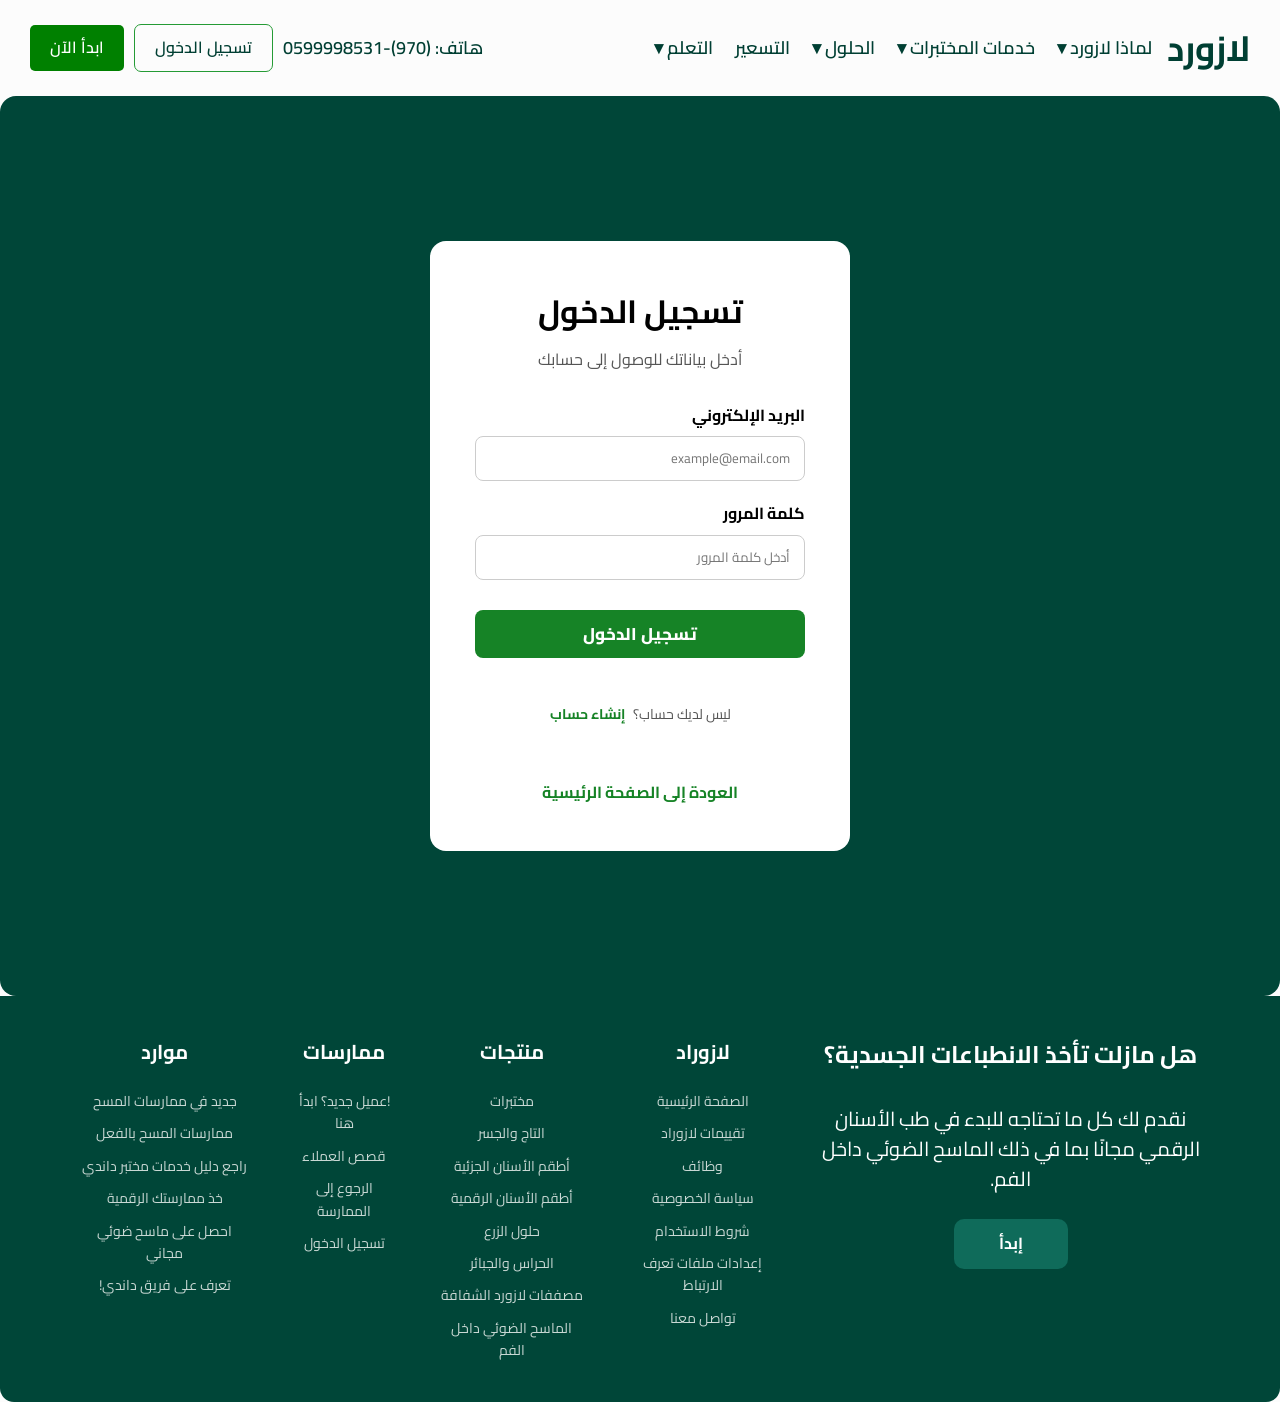
<file: login.html>
<!DOCTYPE html>
<html lang="ar" dir="rtl">

<head>
    <meta charset="UTF-8">

    <link href="https://fonts.googleapis.com/css2?family=Cairo:wght@300;400;600;700&display=swap" rel="stylesheet">

    <link rel="stylesheet" href="style.css">
    <meta name="viewport" content="width=device-width, initial-scale=1.0">

    <title> تسجيل الدخول </title>
</head>

<body>
    <!-- header-->

<header class="navbar">
    <div class="nav-right">
        <a href="index.html" class="logo">لازورد</a>
        <div class="menu-toggle" onclick="toggleMenu()">☰</div>

        <nav class="nav-links">
            <a href="why.html">لماذا لازورد ▾</a>
            <a href="services.html">خدمات المختبرات ▾</a>
            <a href="solution.html">الحلول ▾</a>
            <a href="pricing.html">التسعير</a>
            <a href="learning.html">التعلم ▾</a>

            <!-- أزرار الموبايل داخل القائمة -->
            <div class="mobile-only">
                <a class="login-btn" href="login.html">تسجيل الدخول</a>
                <a class="start-btn" href="signup.html">ابدأ الآن</a>
            </div>
        </nav>
    </div>

    <div class="nav-left">
        <p class="phone">هاتف: (970)-0599998531</p>
        <a class="login-btn outline" href="login.html">تسجيل الدخول</a>
        <a class="start-btn" href="signup.html">ابدأ الآن</a>
    </div>
</header>
    <!-- main -->
  
 

    <main class="login-page">
        <div class="login-box">
            <h1>تسجيل الدخول</h1>
            <p>أدخل بياناتك للوصول إلى حسابك</p>

            <form>
                <label>البريد الإلكتروني</label>
                <input type="email" placeholder="example@email.com">

                <label>كلمة المرور</label>
                <input type="password" placeholder="أدخل كلمة المرور">

                <button type="submit">تسجيل الدخول</button>
            </form>
            <p class="signup-text">
                ليس لديك حساب؟
                <a href="signup.html">إنشاء حساب</a>
            </p>

            <a href="index.html">العودة إلى الصفحة الرئيسية</a>
        </div>
    </main>

 
     

    <footer class="footer">
        <div class="footer-cta">
            <h2>هل مازلت تأخذ الانطباعات الجسدية؟</h2>
            <p>
                نقدم لك كل ما تحتاجه للبدء في طب الأسنان الرقمي مجانًا
                بما في ذلك الماسح الضوئي داخل الفم.
            </p>
            <a href="signup.html" class="footer-btn">إبدأ</a>
        </div>
    
        <div class="footer-column">
            <h3>لازوراد</h3>
            <a href="index.html">الصفحة الرئيسية</a>
            <a href="#">تقييمات لازوراد</a>
            <a href="#">وظائف</a>
            <a href="#">سياسة الخصوصية</a>
            <a href="#">شروط الاستخدام</a>
            <a href="#">إعدادات ملفات تعرف الارتباط</a>
            <a href="#">تواصل معنا</a>
        </div>
    
        <div class="footer-column">
            <h3>منتجات</h3>
            <a href="#">مختبرات</a>
            <a href="#">التاج والجسر</a>
            <a href="#">أطقم الأسنان الجزئية</a>
            <a href="#">أطقم الأسنان الرقمية</a>
            <a href="#">حلول الزرع</a>
            <a href="#">الحراس والجبائر</a>
            <a href="#">مصففات لازورد الشفافة</a>
            <a href="#">الماسح الضوئي داخل الفم</a>
    
        </div>
    
        <div class="footer-column">
            <h3>ممارسات</h3>
            <a href="signup.html">!عميل جديد؟ ابدأ هنا</a>
            <a href="#">قصص العملاء</a>
            <a href="#">الرجوع إلى الممارسة</a>
            <a href="login.html">تسجيل الدخول</a>
        </div>
    
        <div class="footer-column">
            <h3>موارد</h3>
            <a href="#">جديد في ممارسات المسح</a>
            <a href="#">ممارسات المسح بالفعل</a>
            <a href="#"> راجع دليل خدمات مختبر داندي</a>
            <a href="#">خذ ممارستك الرقمية</a>
            <a href="#">احصل على ماسح ضوئي مجاني</a>
            <a href="#"> تعرف على فريق داندي!</a>
    
        </div>
    </footer>
    <script src="script.js"></script>
    
    </body>
    
    </html>
</file>
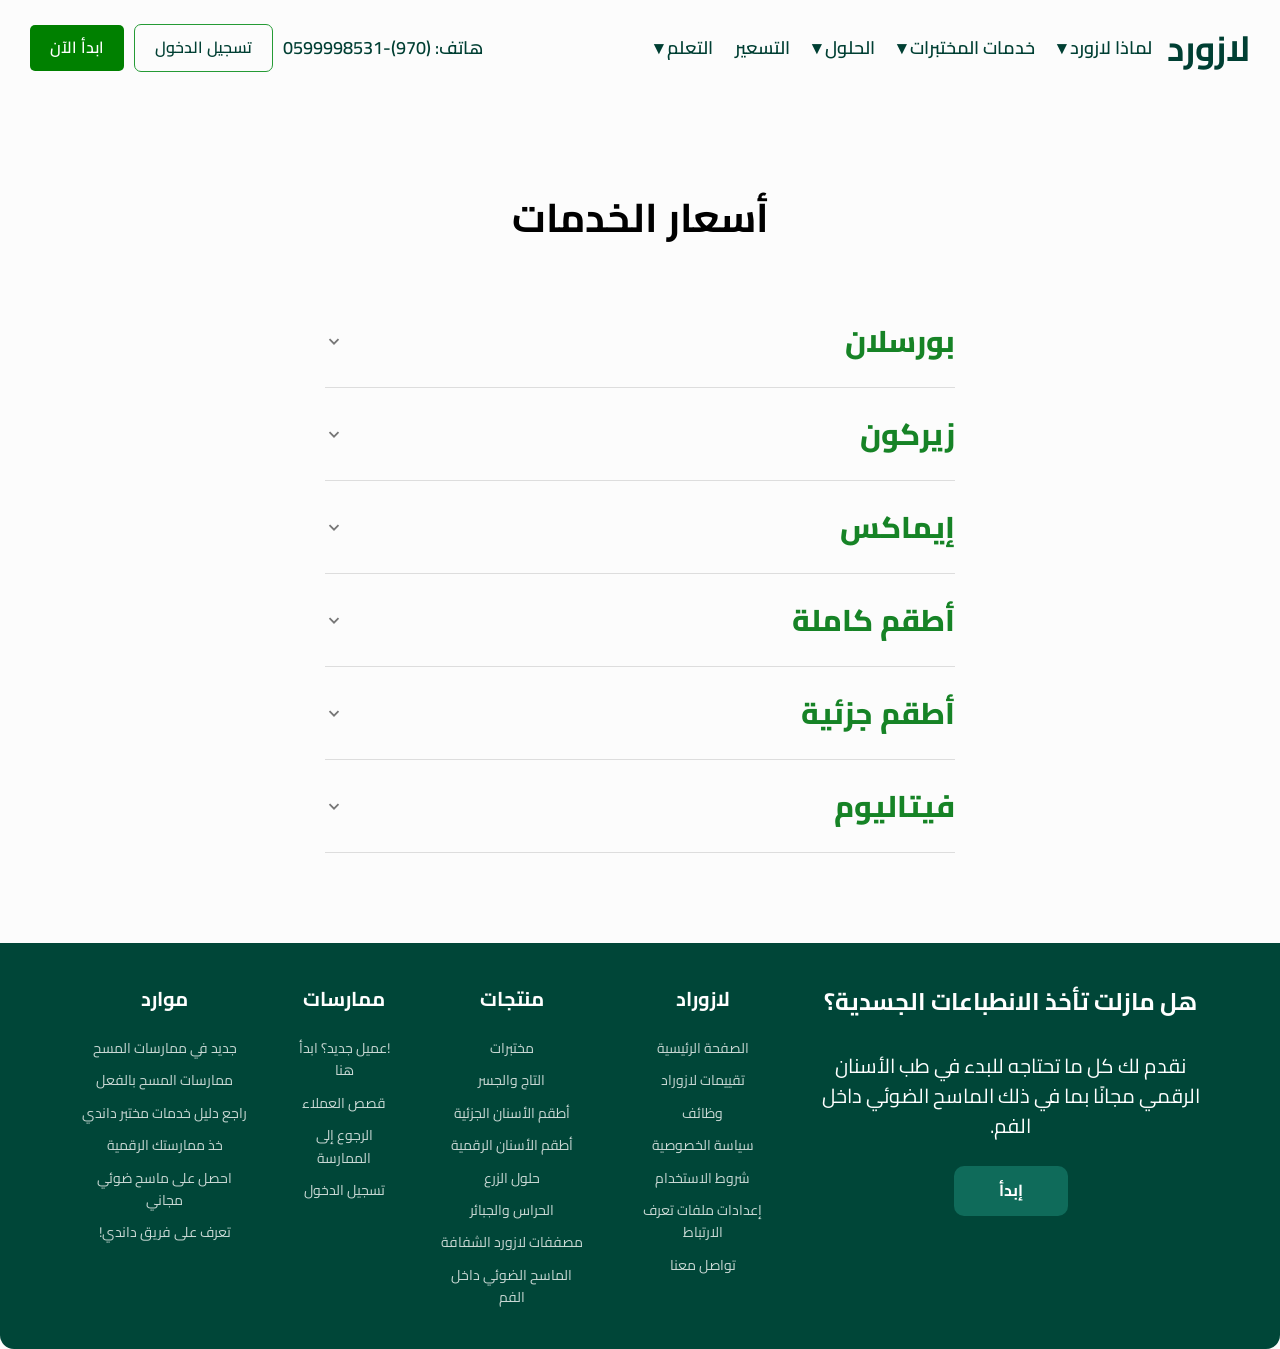
<file: pricing.html>
<!DOCTYPE html>
<html lang="ar" dir="rtl">

<head>
    <meta charset="UTF-8">

    <link href="https://fonts.googleapis.com/css2?family=Cairo:wght@300;400;600;700&display=swap" rel="stylesheet">

    <link rel="stylesheet" href="style.css">
    <meta name="viewport" content="width=device-width, initial-scale=1.0">

    <title>التسعير </title>
</head>

<body>
    <!-- header-->

<header class="navbar">
    <div class="nav-right">
        <a href="index.html" class="logo">لازورد</a>
        <div class="menu-toggle" onclick="toggleMenu()">☰</div>

        <nav class="nav-links">
            <a href="why.html">لماذا لازورد ▾</a>
            <a href="services.html">خدمات المختبرات ▾</a>
            <a href="solution.html">الحلول ▾</a>
            <a href="pricing.html">التسعير</a>
            <a href="learning.html">التعلم ▾</a>

            <!-- أزرار الموبايل داخل القائمة -->
            <div class="mobile-only">
                <a class="login-btn" href="login.html">تسجيل الدخول</a>
                <a class="start-btn" href="signup.html">ابدأ الآن</a>
            </div>
        </nav>
    </div>

    <div class="nav-left">
        <p class="phone">هاتف: (970)-0599998531</p>
        <a class="login-btn outline" href="login.html">تسجيل الدخول</a>
        <a class="start-btn" href="signup.html">ابدأ الآن</a>
    </div>
</header>
    <!-- main -->
     <main>
        <section class="pricing-section">
            <h1>أسعار الخدمات</h1>
        
            <div class="pricing-item">
                <div class="pricing-header">
                    <span>بورسلان</span>
        
                    <svg class="pricing-arrow" width="18" height="18" viewBox="0 0 20 20">
                        <path d="M5 8l5 5 5-5" stroke="currentColor" stroke-width="2" fill="none" />
                    </svg>
                </div>
        
                <div class="pricing-content">
                    <p>السعر يبدأ من 50$ حسب الحالة.</p>
                </div>
            </div>
        
            <div class="pricing-item">
                <div class="pricing-header">
                    <span>زيركون</span>
        
                    <svg class="pricing-arrow" width="18" height="18" viewBox="0 0 20 20">
                        <path d="M5 8l5 5 5-5" stroke="currentColor" stroke-width="2" fill="none" />
                    </svg>
                </div>
        
                <div class="pricing-content">
                    <p>السعر يبدأ من 80$ حسب الحالة.</p>
                </div>
            </div>
        
            <div class="pricing-item">
                <div class="pricing-header">
                    <span>إيماكس</span>
        
                    <svg class="pricing-arrow" width="18" height="18" viewBox="0 0 20 20">
                        <path d="M5 8l5 5 5-5" stroke="currentColor" stroke-width="2" fill="none" />
                    </svg>
                </div>
        
                <div class="pricing-content">
                    <p>السعر يبدأ من 90$ حسب الحالة.</p>
                </div>
            </div>

            <div class="pricing-item">
                <div class="pricing-header">
                    <span>أطقم كاملة</span>
                    <svg class="pricing-arrow" width="18" height="18" viewBox="0 0 20 20">
                        <path d="M5 8l5 5 5-5" stroke="currentColor" stroke-width="2" fill="none" />
                    </svg>
                </div>
                <div class="pricing-content">
                    <p>السعر يبدأ من 120$ حسب الحالة وعدد الأسنان.</p>
                </div>
            </div>
            
            <div class="pricing-item">
                <div class="pricing-header">
                    <span>أطقم جزئية</span>
                    <svg class="pricing-arrow" width="18" height="18" viewBox="0 0 20 20">
                        <path d="M5 8l5 5 5-5" stroke="currentColor" stroke-width="2" fill="none" />
                    </svg>
                </div>
                <div class="pricing-content">
                    <p>السعر يبدأ من 80$ حسب التصميم وعدد الأسنان.</p>
                </div>
            </div>
            
            <div class="pricing-item">
                <div class="pricing-header">
                    <span>فيتاليوم</span>
                    <svg class="pricing-arrow" width="18" height="18" viewBox="0 0 20 20">
                        <path d="M5 8l5 5 5-5" stroke="currentColor" stroke-width="2" fill="none" />
                    </svg>
                </div>
                <div class="pricing-content">
                    <p>السعر يبدأ من 100$ حسب حجم الحالة ونوع التصميم.</p>
                </div>
            </div>
        </section>
     </main>
    <footer class="footer">
        <div class="footer-cta">
            <h2>هل مازلت تأخذ الانطباعات الجسدية؟</h2>
            <p>
                نقدم لك كل ما تحتاجه للبدء في طب الأسنان الرقمي مجانًا
                بما في ذلك الماسح الضوئي داخل الفم.
            </p>
            <a href="signup.html" class="footer-btn">إبدأ</a>
        </div>
    
        <div class="footer-column">
            <h3>لازوراد</h3>
            <a href="index.html">الصفحة الرئيسية</a>
            <a href="#">تقييمات لازوراد</a>
            <a href="#">وظائف</a>
            <a href="#">سياسة الخصوصية</a>
            <a href="#">شروط الاستخدام</a>
            <a href="#">إعدادات ملفات تعرف الارتباط</a>
            <a href="#">تواصل معنا</a>
        </div>
    
        <div class="footer-column">
            <h3>منتجات</h3>
            <a href="#">مختبرات</a>
            <a href="#">التاج والجسر</a>
            <a href="#">أطقم الأسنان الجزئية</a>
            <a href="#">أطقم الأسنان الرقمية</a>
            <a href="#">حلول الزرع</a>
            <a href="#">الحراس والجبائر</a>
            <a href="#">مصففات لازورد الشفافة</a>
            <a href="#">الماسح الضوئي داخل الفم</a>
    
        </div>
    
        <div class="footer-column">
            <h3>ممارسات</h3>
            <a href="signup.html">!عميل جديد؟ ابدأ هنا</a>
            <a href="#">قصص العملاء</a>
            <a href="#">الرجوع إلى الممارسة</a>
            <a href="login.html">تسجيل الدخول</a>
        </div>
    
        <div class="footer-column">
            <h3>موارد</h3>
            <a href="#">جديد في ممارسات المسح</a>
            <a href="#">ممارسات المسح بالفعل</a>
            <a href="#"> راجع دليل خدمات مختبر داندي</a>
            <a href="#">خذ ممارستك الرقمية</a>
            <a href="#">احصل على ماسح ضوئي مجاني</a>
            <a href="#"> تعرف على فريق داندي!</a>
    
        </div>
    </footer>
    <script src="script.js"></script>
    
    </body>
    
    </html>
</file>
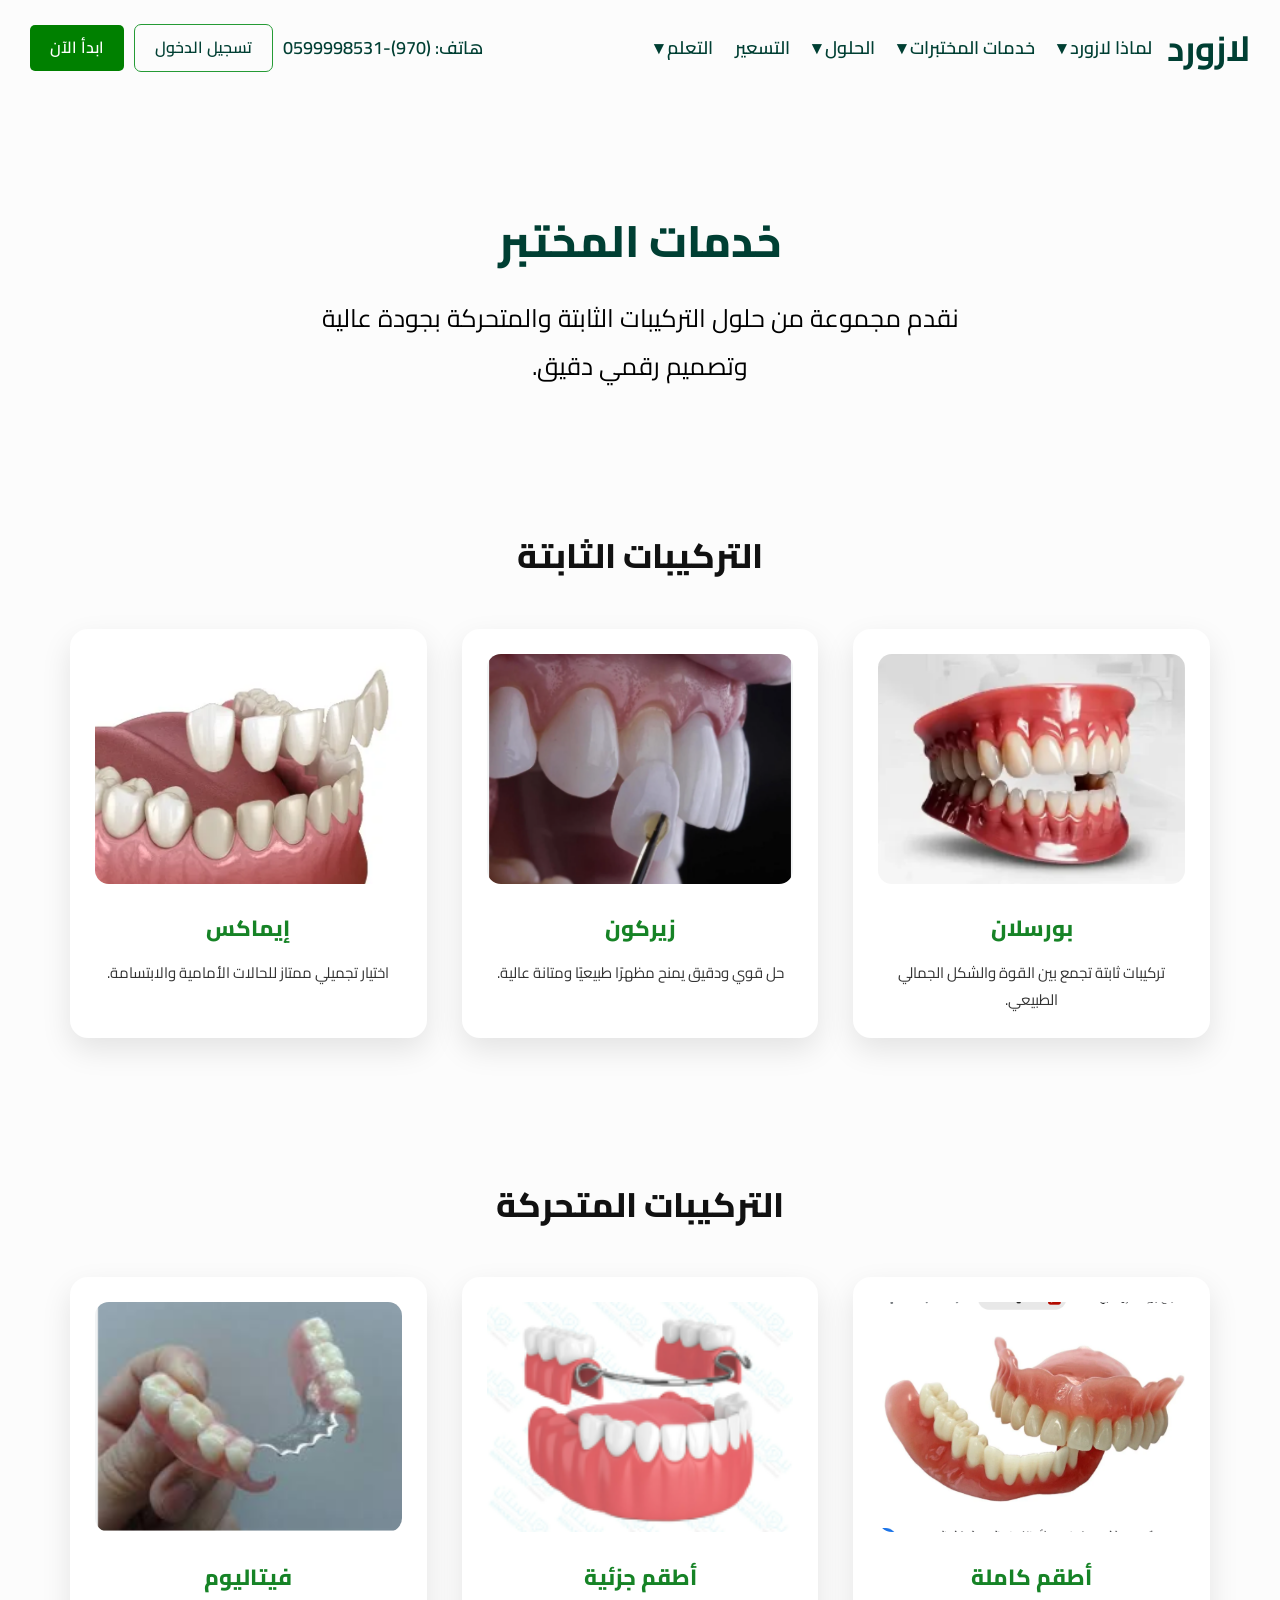
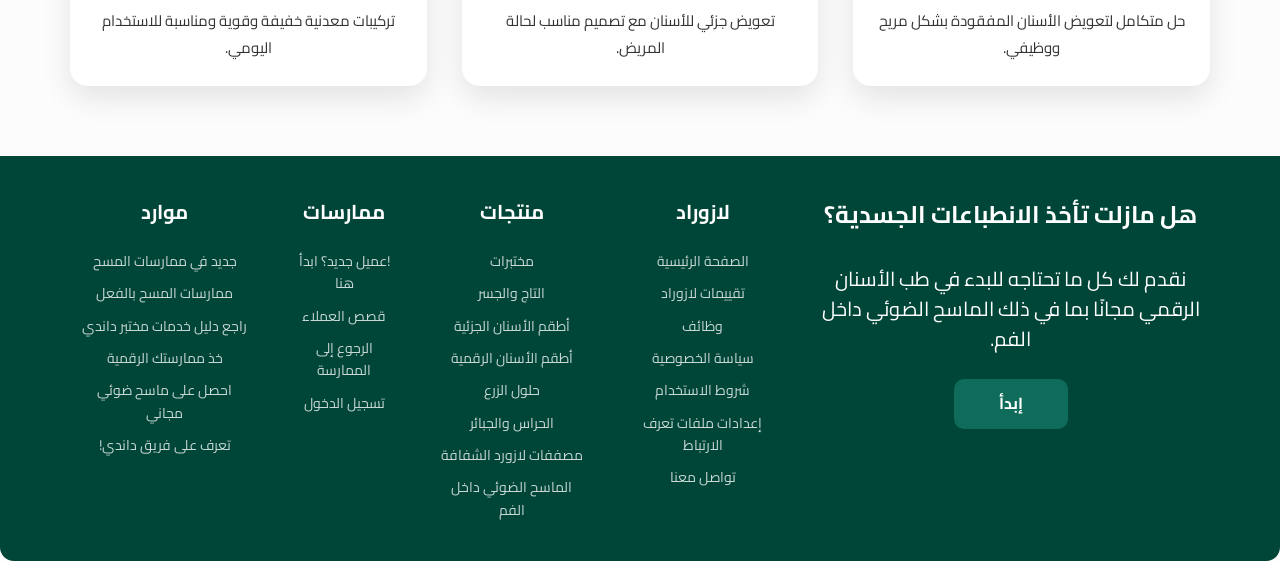
<file: services.html>
<!DOCTYPE html>
<html lang="ar" dir="rtl">

<head>
    <meta charset="UTF-8">

    <link href="https://fonts.googleapis.com/css2?family=Cairo:wght@300;400;600;700&display=swap" rel="stylesheet">

    <link rel="stylesheet" href="style.css">
    <meta name="viewport" content="width=device-width, initial-scale=1.0">

    <title> خدمات المختبرات</title>
</head>

<body>
    <!-- header-->

<header class="navbar">
    <div class="nav-right">
        <a href="index.html" class="logo">لازورد</a>
        <div class="menu-toggle" onclick="toggleMenu()">☰</div>

        <nav class="nav-links">
            <a href="why.html">لماذا لازورد ▾</a>
            <a href="services.html">خدمات المختبرات ▾</a>
            <a href="solution.html">الحلول ▾</a>
            <a href="pricing.html">التسعير</a>
            <a href="learning.html">التعلم ▾</a>

            <!-- أزرار الموبايل داخل القائمة -->
            <div class="mobile-only">
                <a class="login-btn" href="login.html">تسجيل الدخول</a>
                <a class="start-btn" href="signup.html">ابدأ الآن</a>
            </div>
        </nav>
    </div>

    <div class="nav-left">
        <p class="phone">هاتف: (970)-0599998531</p>
        <a class="login-btn outline" href="login.html">تسجيل الدخول</a>
        <a class="start-btn" href="signup.html">ابدأ الآن</a>
    </div>
</header>
    <!-- main -->
     <main>
        <section class="services-hero">
            <h1 class="text-reveal">خدمات المختبر</h1>
            <p class="text-reveal">
                نقدم مجموعة من حلول التركيبات الثابتة والمتحركة بجودة عالية وتصميم رقمي دقيق.
            </p>
        </section>
        
        <section class="services-category">
            <h2 class="text-reveal">التركيبات الثابتة</h2>
        
            <div class="services-grid">
                <div class="service-card">
                    <img class="reveal" src="images/porcelain.PNG" alt="بورسلان">
                    <h3 class="text-reveal">بورسلان</h3>
                    <p class="text-reveal">تركيبات ثابتة تجمع بين القوة والشكل الجمالي الطبيعي.</p>
                </div>
        
                <div class="service-card">
                    <img class="reveal" src="images/zircon.PNG" alt="زيركون">
                    <h3 class="text-reveal">زيركون</h3>
                    <p class="text-reveal">حل قوي ودقيق يمنح مظهرًا طبيعيًا ومتانة عالية.</p>
                </div>
        
                <div class="service-card">
                    <img class="reveal" src="images/emax.PNG" alt="إيماكس">
                    <h3 class="text-reveal">إيماكس</h3>
                    <p class="text-reveal">اختيار تجميلي ممتاز للحالات الأمامية والابتسامة.</p>
                </div>
            </div>
        </section>
        
        <section class="services-category">
            <h2 class="text-reveal">التركيبات المتحركة</h2>
        
            <div class="services-grid">
                <div class="service-card">
                    <img class="reveal" src="images/full-denture.PNG" alt="أطقم كاملة">
                    <h3 class="text-reveal">أطقم كاملة</h3>
                    <p class="text-reveal">حل متكامل لتعويض الأسنان المفقودة بشكل مريح ووظيفي.</p>
                </div>
        
                <div class="service-card">
                    <img class="reveal" src="images/partial-denture.PNG
                    " alt="أطقم جزئية">
                    <h3 class="text-reveal">أطقم جزئية</h3>
                    <p class="text-reveal">تعويض جزئي للأسنان مع تصميم مناسب لحالة المريض.</p>
                </div>
        
                <div class="service-card">
                    <img class="reveal" src="images/vitalium.PNG" alt="فيتاليوم">
                    <h3 class="text-reveal">فيتاليوم</h3>
                    <p class="text-reveal">تركيبات معدنية خفيفة وقوية ومناسبة للاستخدام اليومي.</p>
                </div>
            </div>
        </section>
     </main>
    <footer class="footer">
        <div class="footer-cta">
            <h2>هل مازلت تأخذ الانطباعات الجسدية؟</h2>
            <p>
                نقدم لك كل ما تحتاجه للبدء في طب الأسنان الرقمي مجانًا
                بما في ذلك الماسح الضوئي داخل الفم.
            </p>
            <a href="signup.html" class="footer-btn">إبدأ</a>
        </div>
    
        <div class="footer-column">
            <h3>لازوراد</h3>
            <a href="index.html">الصفحة الرئيسية</a>
            <a href="#">تقييمات لازوراد</a>
            <a href="#">وظائف</a>
            <a href="#">سياسة الخصوصية</a>
            <a href="#">شروط الاستخدام</a>
            <a href="#">إعدادات ملفات تعرف الارتباط</a>
            <a href="#">تواصل معنا</a>
        </div>
    
        <div class="footer-column">
            <h3>منتجات</h3>
            <a href="#">مختبرات</a>
            <a href="#">التاج والجسر</a>
            <a href="#">أطقم الأسنان الجزئية</a>
            <a href="#">أطقم الأسنان الرقمية</a>
            <a href="#">حلول الزرع</a>
            <a href="#">الحراس والجبائر</a>
            <a href="#">مصففات لازورد الشفافة</a>
            <a href="#">الماسح الضوئي داخل الفم</a>
    
        </div>
    
        <div class="footer-column">
            <h3>ممارسات</h3>
            <a href="signup.html">!عميل جديد؟ ابدأ هنا</a>
            <a href="#">قصص العملاء</a>
            <a href="#">الرجوع إلى الممارسة</a>
            <a href="login.html">تسجيل الدخول</a>
        </div>
    
        <div class="footer-column">
            <h3>موارد</h3>
            <a href="#">جديد في ممارسات المسح</a>
            <a href="#">ممارسات المسح بالفعل</a>
            <a href="#"> راجع دليل خدمات مختبر داندي</a>
            <a href="#">خذ ممارستك الرقمية</a>
            <a href="#">احصل على ماسح ضوئي مجاني</a>
            <a href="#"> تعرف على فريق داندي!</a>
    
        </div>
    </footer>
    <script src="script.js"></script>
    
    </body>
    
    </html>
</file>
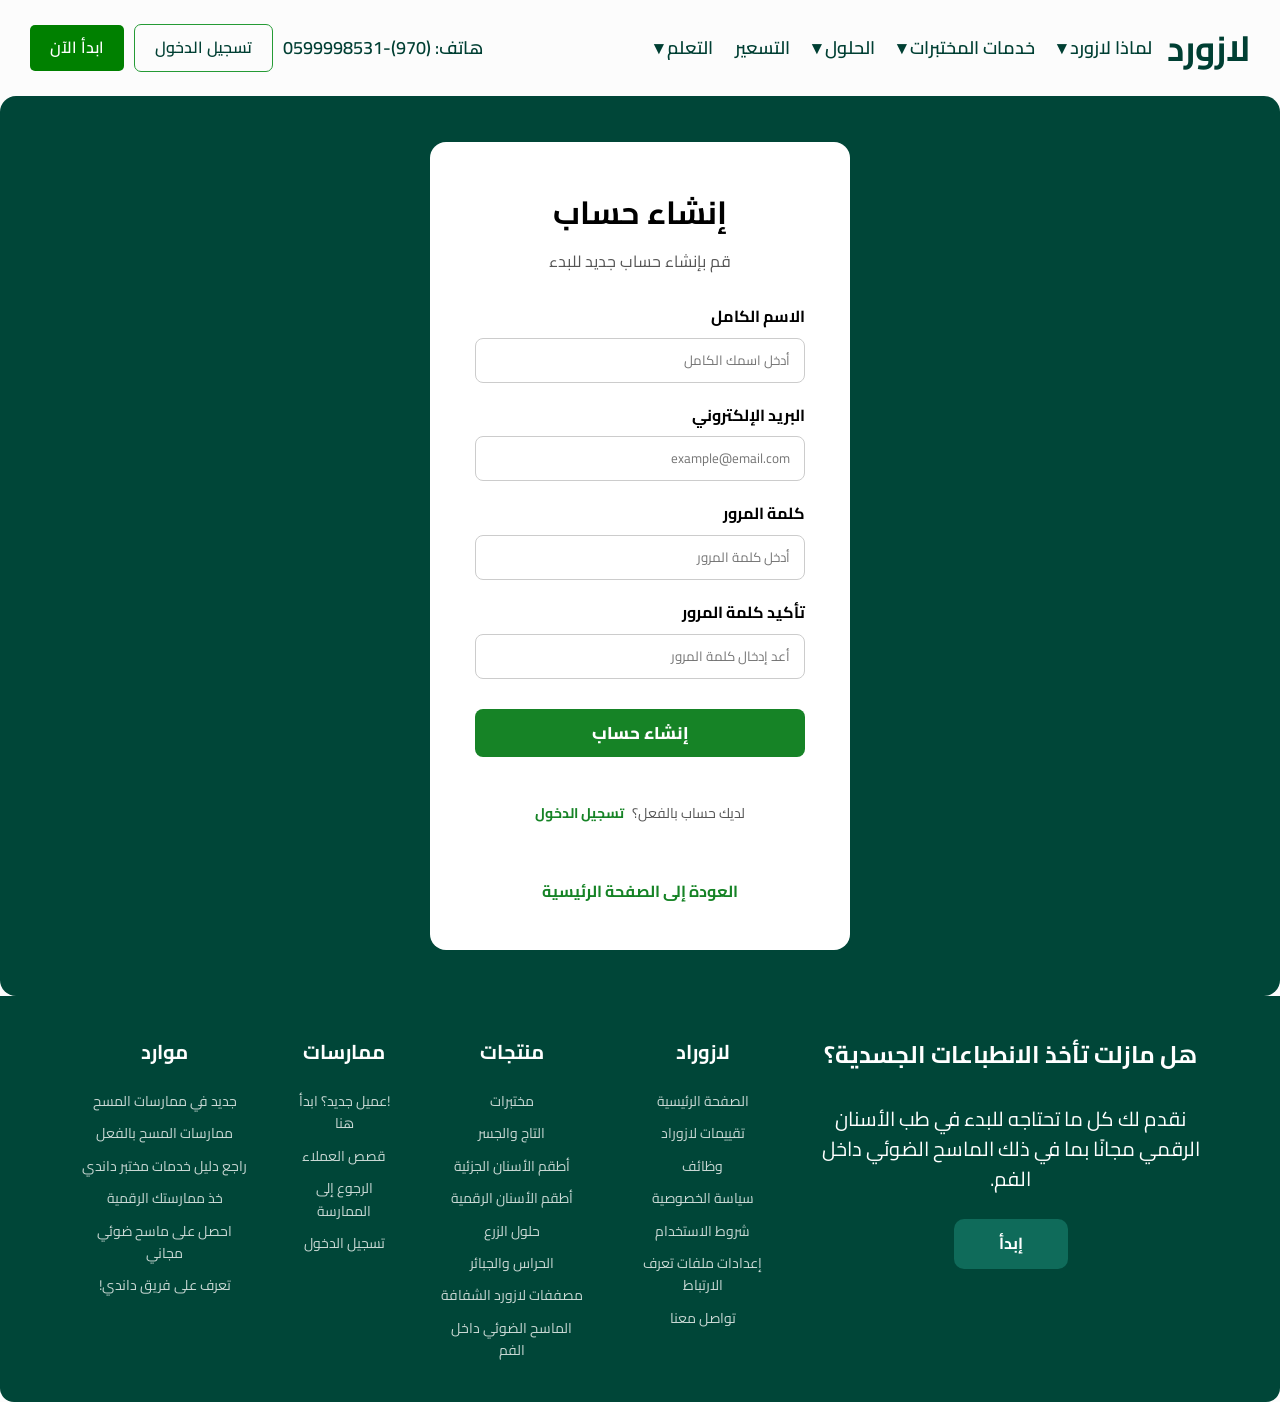
<file: signup.html>
<!DOCTYPE html>
<html lang="ar" dir="rtl">

<head>
    <meta charset="UTF-8">

    <link href="https://fonts.googleapis.com/css2?family=Cairo:wght@300;400;600;700&display=swap" rel="stylesheet">

    <link rel="stylesheet" href="style.css">
    <meta name="viewport" content="width=device-width, initial-scale=1.0">

    <title> إنشاء حساب </title>
</head>

<body>
    <!-- header-->

    <header class="navbar">
        <div class="nav-right">
            <a href="index.html" class="logo">لازورد</a>
            <div class="menu-toggle" onclick="toggleMenu()">☰</div>

            <nav class="nav-links">
                <a href="why.html">لماذا لازورد ▾</a>
                <a href="services.html">خدمات المختبرات ▾</a>
                <a href="solution.html">الحلول ▾</a>
                <a href="pricing.html">التسعير</a>
                <a href="learning.html">التعلم ▾</a>

                <!-- أزرار الموبايل داخل القائمة -->
                <div class="mobile-only">
                    <a class="login-btn" href="login.html">تسجيل الدخول</a>
                    <a class="start-btn" href="signup.html">ابدأ الآن</a>
                </div>
            </nav>
        </div>

        <div class="nav-left">
            <p class="phone">هاتف: (970)-0599998531</p>
            <a class="login-btn outline" href="login.html">تسجيل الدخول</a>
            <a class="start-btn" href="signup.html">ابدأ الآن</a>
        </div>
    </header>
    <!-- main -->

    <main class="login-page">
        <div class="login-box">
            <h1>إنشاء حساب</h1>
            <p>قم بإنشاء حساب جديد للبدء</p>

            <form>
                <label>الاسم الكامل</label>
                <input type="text" placeholder="أدخل اسمك الكامل">

                <label>البريد الإلكتروني</label>
                <input type="email" placeholder="example@email.com">

                <label>كلمة المرور</label>
                <input type="password" placeholder="أدخل كلمة المرور">

                <label>تأكيد كلمة المرور</label>
                <input type="password" placeholder="أعد إدخال كلمة المرور">

                <button type="submit">إنشاء حساب</button>
            </form>

            <p class="signup-text">
                لديك حساب بالفعل؟
                <a href="login.html">تسجيل الدخول</a>
            </p>

            <a href="index.html">العودة إلى الصفحة الرئيسية</a>
        </div>

    </main>


    <!-- footer-->
    <footer class="footer">
        <div class="footer-cta">
            <h2>هل مازلت تأخذ الانطباعات الجسدية؟</h2>
            <p>
                نقدم لك كل ما تحتاجه للبدء في طب الأسنان الرقمي مجانًا
                بما في ذلك الماسح الضوئي داخل الفم.
            </p>
            <a href="#" class="footer-btn">إبدأ</a>
        </div>

        <div class="footer-column">
            <h3>لازوراد</h3>
            <a href="index.html">الصفحة الرئيسية</a>
            <a href="#">تقييمات لازوراد</a>
            <a href="#">وظائف</a>
            <a href="#">سياسة الخصوصية</a>
            <a href="#">شروط الاستخدام</a>
            <a href="#">إعدادات ملفات تعرف الارتباط</a>
            <a href="#">تواصل معنا</a>
        </div>

        <div class="footer-column">
            <h3>منتجات</h3>
            <a href="#">مختبرات</a>
            <a href="#">التاج والجسر</a>
            <a href="#">أطقم الأسنان الجزئية</a>
            <a href="#">أطقم الأسنان الرقمية</a>
            <a href="#">حلول الزرع</a>
            <a href="#">الحراس والجبائر</a>
            <a href="#">مصففات لازورد الشفافة</a>
            <a href="#">الماسح الضوئي داخل الفم</a>

        </div>

        <div class="footer-column">
            <h3>ممارسات</h3>
            <a href="#">!عميل جديد؟ ابدأ هنا</a>
            <a href="#">قصص العملاء</a>
            <a href="#">الرجوع إلى الممارسة</a>
            <a href="#">تسجيل الدخول</a>
        </div>

        <div class="footer-column">
            <h3>موارد</h3>
            <a href="#">جديد في ممارسات المسح</a>
            <a href="#">ممارسات المسح بالفعل</a>
            <a href="#"> راجع دليل خدمات مختبر داندي</a>
            <a href="#">خذ ممارستك الرقمية</a>
            <a href="#">احصل على ماسح ضوئي مجاني</a>
            <a href="#"> تعرف على فريق داندي!</a>

        </div>
    </footer>
    <script src="script.js"></script>

</body>

</html>
</file>
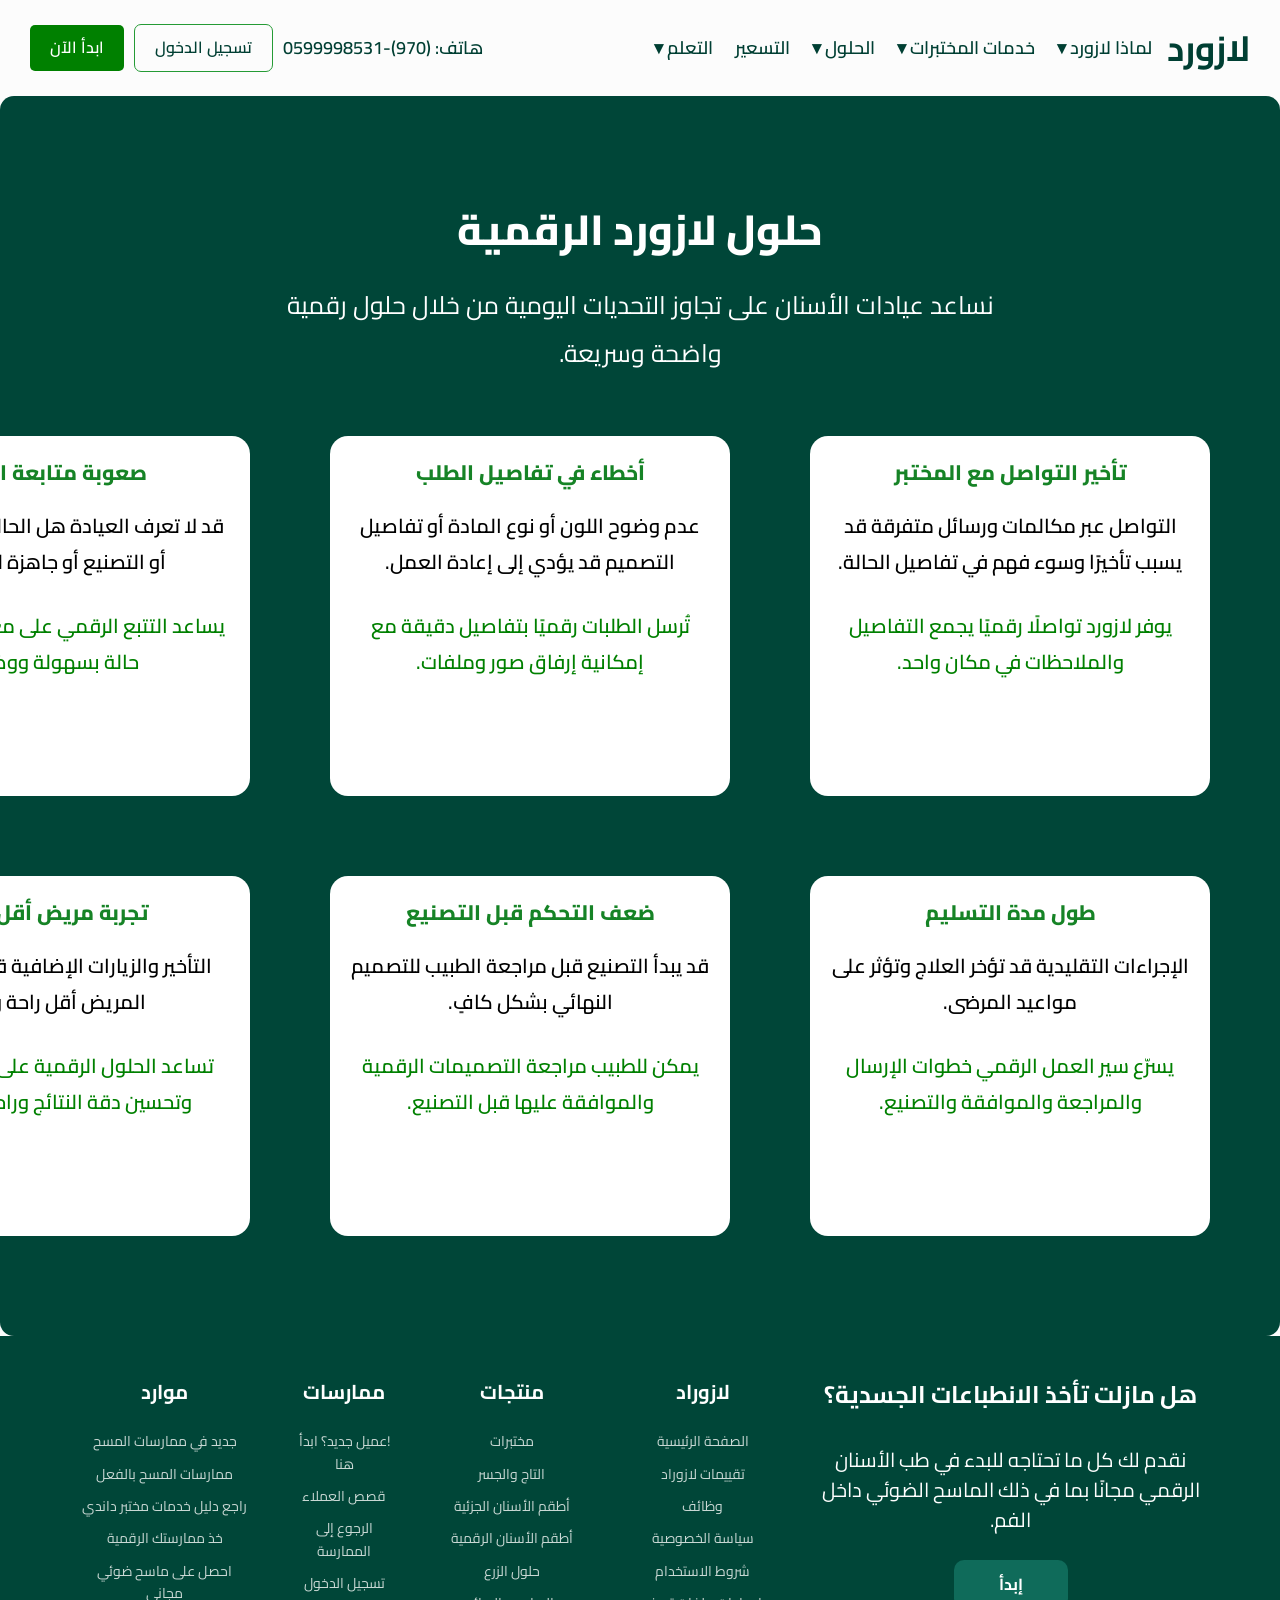
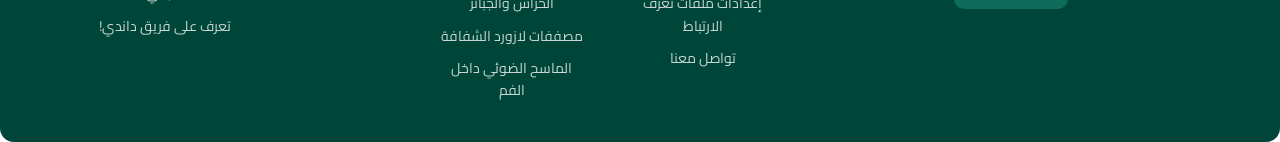
<file: solution.html>
<!DOCTYPE html>
<html lang="ar" dir="rtl">

<head>
    <meta charset="UTF-8">

    <link href="https://fonts.googleapis.com/css2?family=Cairo:wght@300;400;600;700&display=swap" rel="stylesheet">

    <link rel="stylesheet" href="style.css">
    <meta name="viewport" content="width=device-width, initial-scale=1.0">

    <title> الحلول </title>
</head>

<body>
    <!-- header-->

    <header class="navbar">
        <div class="nav-right">
            <a href="index.html" class="logo">لازورد</a>
            <div class="menu-toggle" onclick="toggleMenu()">☰</div>
    
            <nav class="nav-links">
                <a href="why.html">لماذا لازورد ▾</a>
                <a href="services.html">خدمات المختبرات ▾</a>
                <a href="solution.html">الحلول ▾</a>
                <a href="pricing.html">التسعير</a>
                <a href="learning.html">التعلم ▾</a>
    
                <!-- أزرار الموبايل داخل القائمة -->
                <div class="mobile-only">
                    <a class="login-btn" href="login.html">تسجيل الدخول</a>
                    <a class="start-btn" href="signup.html">ابدأ الآن</a>
                </div>
            </nav>
        </div>
    
        <div class="nav-left">
            <p class="phone">هاتف: (970)-0599998531</p>
            <a class="login-btn outline" href="login.html">تسجيل الدخول</a>
            <a class="start-btn" href="signup.html">ابدأ الآن</a>
        </div>
    </header>
    <!-- main -->
     <main>
        <section class="solutions-section">
            <h1 class="text-reveal">حلول لازورد الرقمية</h1>
            <p class="solutions-intro text-reveal">
                نساعد عيادات الأسنان على تجاوز التحديات اليومية من خلال حلول رقمية واضحة وسريعة.
            </p>
        
            <div class="solutions-grid">
        
                <div class="solution-card reveal">
                    <h3>تأخير التواصل مع المختبر</h3>
                    <p class="problem">التواصل عبر مكالمات ورسائل متفرقة قد يسبب تأخيرًا وسوء فهم في تفاصيل الحالة.</p>
                    <p class="solution">يوفر لازورد تواصلًا رقميًا يجمع التفاصيل والملاحظات في مكان واحد.</p>
                </div>
        
                <div class="solution-card reveal">
                    <h3>أخطاء في تفاصيل الطلب</h3>
                    <p class="problem">عدم وضوح اللون أو نوع المادة أو تفاصيل التصميم قد يؤدي إلى إعادة العمل.</p>
                    <p class="solution">تُرسل الطلبات رقميًا بتفاصيل دقيقة مع إمكانية إرفاق صور وملفات.</p>
                </div>
        
                <div class="solution-card reveal">
                    <h3>صعوبة متابعة الحالة</h3>
                    <p class="problem">قد لا تعرف العيادة هل الحالة قيد التصميم أو التصنيع أو جاهزة للتسليم.</p>
                    <p class="solution">يساعد التتبع الرقمي على معرفة مرحلة كل حالة بسهولة ووضوح.</p>
                </div>
        
                <div class="solution-card reveal">
                    <h3>طول مدة التسليم</h3>
                    <p class="problem">الإجراءات التقليدية قد تؤخر العلاج وتؤثر على مواعيد المرضى.</p>
                    <p class="solution">يسرّع سير العمل الرقمي خطوات الإرسال والمراجعة والموافقة والتصنيع.</p>
                </div>
        
                <div class="solution-card reveal">
                    <h3>ضعف التحكم قبل التصنيع</h3>
                    <p class="problem">قد يبدأ التصنيع قبل مراجعة الطبيب للتصميم النهائي بشكل كافٍ.</p>
                    <p class="solution">يمكن للطبيب مراجعة التصميمات الرقمية والموافقة عليها قبل التصنيع.</p>
                </div>
        
                <div class="solution-card reveal">
                    <h3>تجربة مريض أقل راحة</h3>
                    <p class="problem">التأخير والزيارات الإضافية قد تجعل تجربة المريض أقل راحة وثقة.</p>
                    <p class="solution">تساعد الحلول الرقمية على تسريع العلاج وتحسين دقة النتائج وراحة المريض.</p>
                </div>
        
            </div>
        </section>
     </main>
    <footer class="footer">
        <div class="footer-cta">
            <h2>هل مازلت تأخذ الانطباعات الجسدية؟</h2>
            <p>
                نقدم لك كل ما تحتاجه للبدء في طب الأسنان الرقمي مجانًا
                بما في ذلك الماسح الضوئي داخل الفم.
            </p>
            <a href="signup.html" class="footer-btn">إبدأ</a>
        </div>
    
        <div class="footer-column">
            <h3>لازوراد</h3>
            <a href="index.html">الصفحة الرئيسية</a>
            <a href="#">تقييمات لازوراد</a>
            <a href="#">وظائف</a>
            <a href="#">سياسة الخصوصية</a>
            <a href="#">شروط الاستخدام</a>
            <a href="#">إعدادات ملفات تعرف الارتباط</a>
            <a href="#">تواصل معنا</a>
        </div>
    
        <div class="footer-column">
            <h3>منتجات</h3>
            <a href="#">مختبرات</a>
            <a href="#">التاج والجسر</a>
            <a href="#">أطقم الأسنان الجزئية</a>
            <a href="#">أطقم الأسنان الرقمية</a>
            <a href="#">حلول الزرع</a>
            <a href="#">الحراس والجبائر</a>
            <a href="#">مصففات لازورد الشفافة</a>
            <a href="#">الماسح الضوئي داخل الفم</a>
    
        </div>
    
        <div class="footer-column">
            <h3>ممارسات</h3>
            <a href="signup.html">!عميل جديد؟ ابدأ هنا</a>
            <a href="#">قصص العملاء</a>
            <a href="#">الرجوع إلى الممارسة</a>
            <a href="login.html">تسجيل الدخول</a>
        </div>
    
        <div class="footer-column">
            <h3>موارد</h3>
            <a href="#">جديد في ممارسات المسح</a>
            <a href="#">ممارسات المسح بالفعل</a>
            <a href="#"> راجع دليل خدمات مختبر داندي</a>
            <a href="#">خذ ممارستك الرقمية</a>
            <a href="#">احصل على ماسح ضوئي مجاني</a>
            <a href="#"> تعرف على فريق داندي!</a>
    
        </div>
    </footer>
    <script src="script.js"></script>
    
    </body>
    
    </html>
</file>
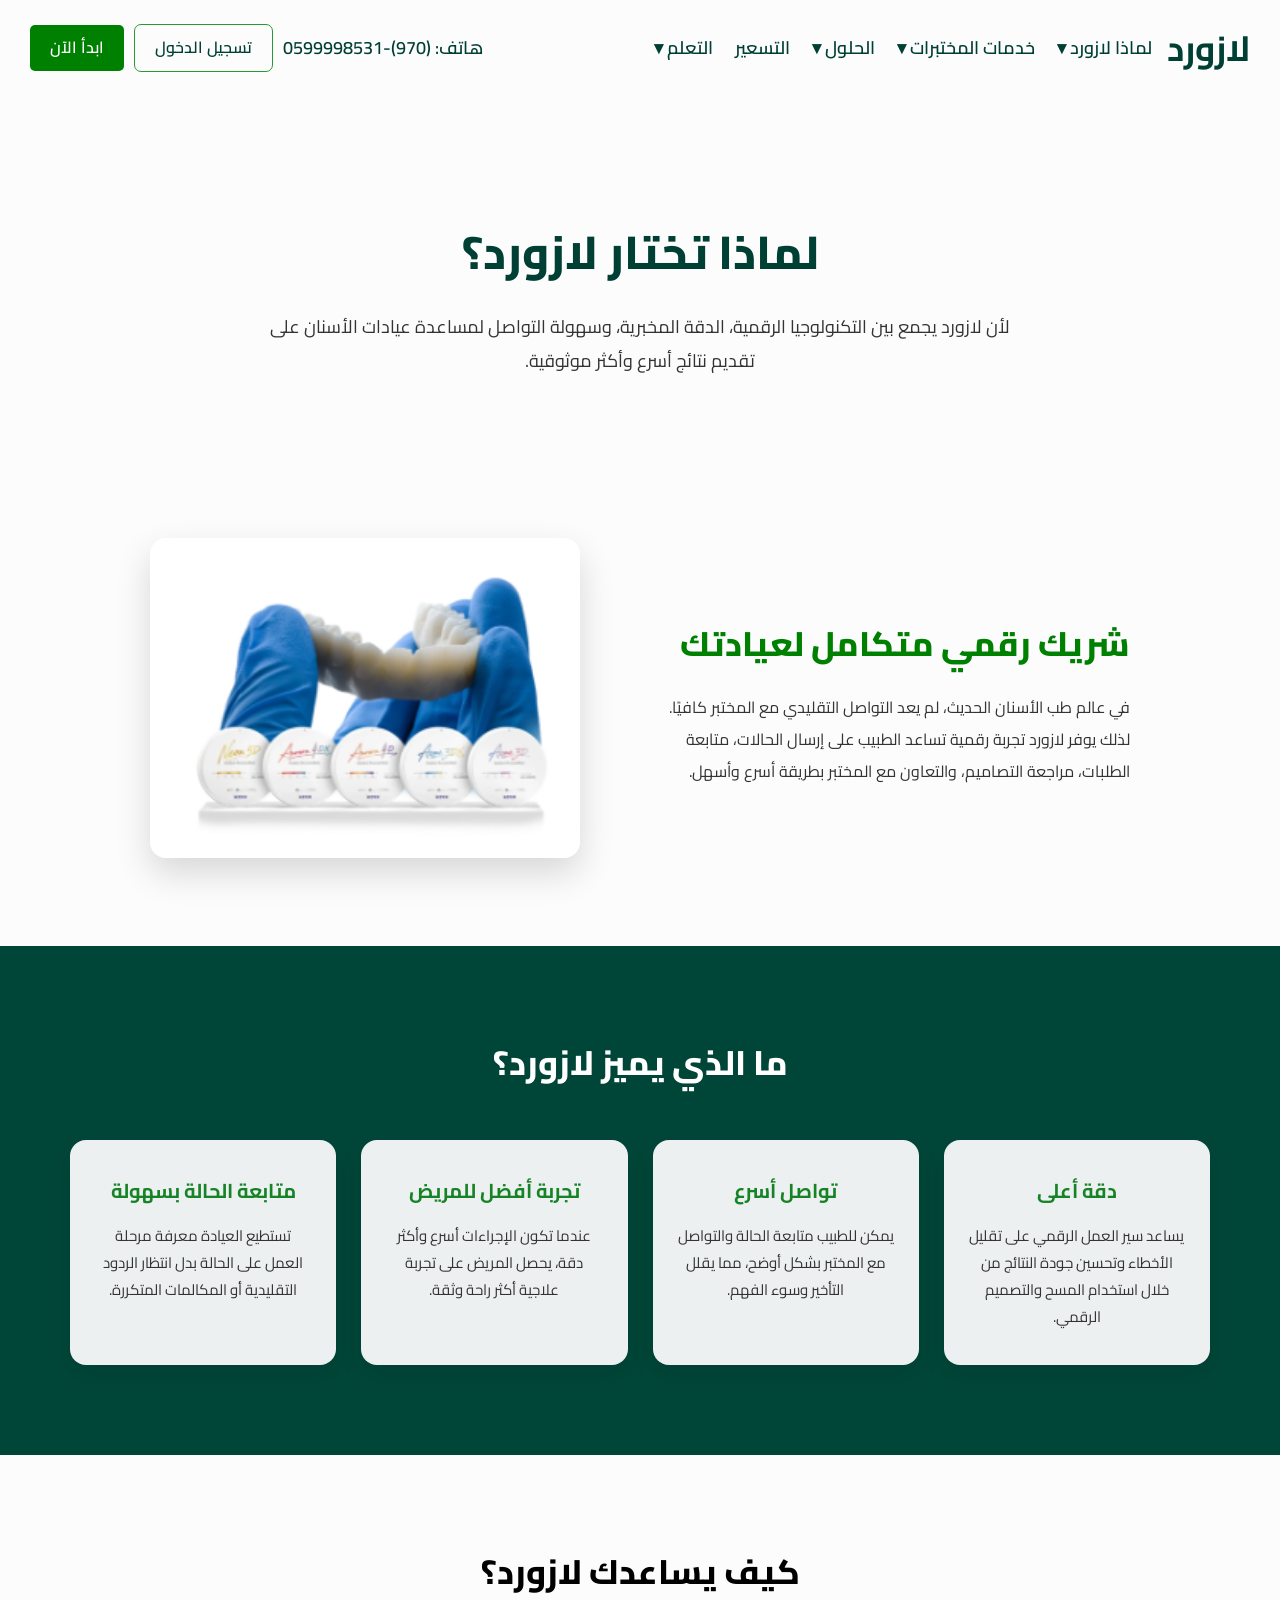
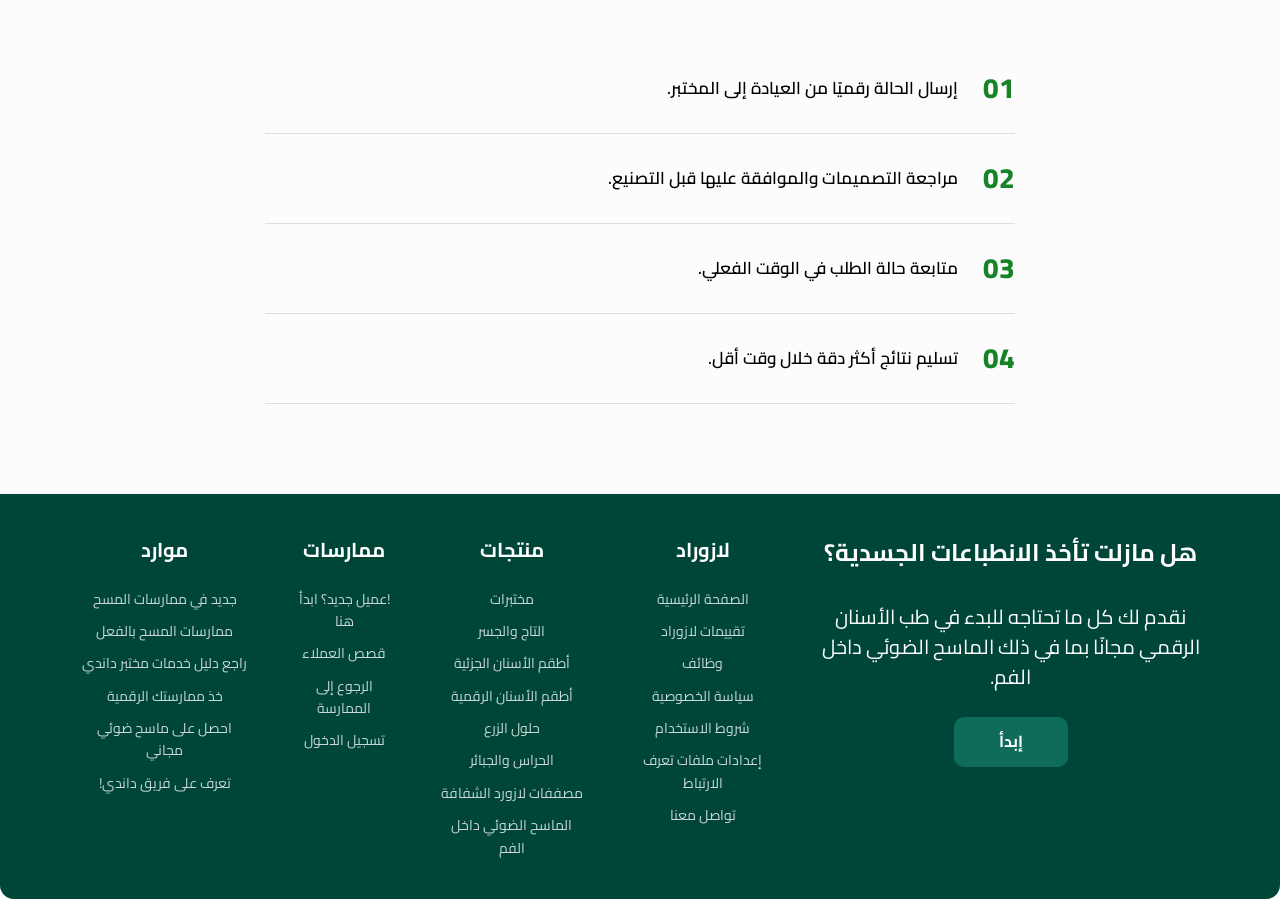
<file: why.html>
<!DOCTYPE html>
<html lang="ar" dir="rtl">

<head>
    <meta charset="UTF-8">

    <link href="https://fonts.googleapis.com/css2?family=Cairo:wght@300;400;600;700&display=swap" rel="stylesheet">

    <link rel="stylesheet" href="style.css">
    <meta name="viewport" content="width=device-width, initial-scale=1.0">

    <title> لماذا لازورد </title>
</head>

<body>
    <!-- header-->

    <header class="navbar">
        <div class="nav-right">
            <a href="index.html" class="logo">لازورد</a>
            <div class="menu-toggle" onclick="toggleMenu()">☰</div>

            <nav class="nav-links">
                <a href="why.html">لماذا لازورد ▾</a>
                <a href="services.html">خدمات المختبرات ▾</a>
                <a href="solution.html">الحلول ▾</a>
                <a href="pricing.html">التسعير</a>
                <a href="learning.html">التعلم ▾</a>

                <!-- أزرار الموبايل داخل القائمة -->
                <div class="mobile-only">
                    <a class="login-btn" href="login.html">تسجيل الدخول</a>
                    <a class="start-btn" href="signup.html">ابدأ الآن</a>
                </div>
            </nav>
        </div>

        <div class="nav-left">
            <p class="phone">هاتف: (970)-0599998531</p>
            <a class="login-btn outline" href="login.html">تسجيل الدخول</a>
            <a class="start-btn" href="signup.html">ابدأ الآن</a>
        </div>
    </header>
    <!-- main -->
    <main>
        <section class="why-hero">
            <h1 class="text-reveal">لماذا تختار لازورد؟</h1>
            <p class="text-reveal">
                لأن لازورد يجمع بين التكنولوجيا الرقمية، الدقة المخبرية، وسهولة التواصل
                لمساعدة عيادات الأسنان على تقديم نتائج أسرع وأكثر موثوقية.
            </p>
        </section>

        <section class="why-about">
            <div class="why-about-text">
                <h2 class="text-reveal">شريك رقمي متكامل لعيادتك</h2>
                <p class="text-reveal">
                    في عالم طب الأسنان الحديث، لم يعد التواصل التقليدي مع المختبر كافيًا.
                    لذلك يوفر لازورد تجربة رقمية تساعد الطبيب على إرسال الحالات، متابعة الطلبات،
                    مراجعة التصاميم، والتعاون مع المختبر بطريقة أسرع وأسهل.
                </p>
            </div>

            <div class="why-about-image">
                <img class="reveal" src="images/why.PNG" alt="مختبر أسنان رقمي">
            </div>
        </section>

        <section class="why-benefits">
            <h2 class="text-reveal">ما الذي يميز لازورد؟</h2>

            <div class="why-cards">
                <div class="why-card text-reveal">
                    <h3>دقة أعلى</h3>
                    <p>
                        يساعد سير العمل الرقمي على تقليل الأخطاء وتحسين جودة النتائج من خلال
                        استخدام المسح والتصميم الرقمي.
                    </p>
                </div>

                <div class="why-card text-reveal">
                    <h3>تواصل أسرع</h3>
                    <p>
                        يمكن للطبيب متابعة الحالة والتواصل مع المختبر بشكل أوضح، مما يقلل
                        التأخير وسوء الفهم.
                    </p>
                </div>

                <div class="why-card text-reveal">
                    <h3>تجربة أفضل للمريض</h3>
                    <p>
                        عندما تكون الإجراءات أسرع وأكثر دقة، يحصل المريض على تجربة علاجية
                        أكثر راحة وثقة.
                    </p>
                </div>

                <div class="why-card text-reveal">
                    <h3>متابعة الحالة بسهولة</h3>
                    <p>
                        تستطيع العيادة معرفة مرحلة العمل على الحالة بدل انتظار الردود التقليدية
                        أو المكالمات المتكررة.
                    </p>
                </div>
            </div>
        </section>

        <section class="why-process">
            <h2 class="text-reveal">كيف يساعدك لازورد؟</h2>

            <div class="process-list">
                <div class="process-item text-reveal">
                    <span>01</span>
                    <p>إرسال الحالة رقميًا من العيادة إلى المختبر.</p>
                </div>

                <div class="process-item text-reveal">
                    <span>02</span>
                    <p>مراجعة التصميمات والموافقة عليها قبل التصنيع.</p>
                </div>

                <div class="process-item text-reveal">
                    <span>03</span>
                    <p>متابعة حالة الطلب في الوقت الفعلي.</p>
                </div>

                <div class="process-item text-reveal">
                    <span>04</span>
                    <p>تسليم نتائج أكثر دقة خلال وقت أقل.</p>
                </div>
            </div>
        </section>
    </main>
    <footer class="footer">
        <div class="footer-cta">
            <h2>هل مازلت تأخذ الانطباعات الجسدية؟</h2>
            <p>
                نقدم لك كل ما تحتاجه للبدء في طب الأسنان الرقمي مجانًا
                بما في ذلك الماسح الضوئي داخل الفم.
            </p>
            <a href="signup.html" class="footer-btn">إبدأ</a>
        </div>

        <div class="footer-column">
            <h3>لازوراد</h3>
            <a href="index.html">الصفحة الرئيسية</a>
            <a href="#">تقييمات لازوراد</a>
            <a href="#">وظائف</a>
            <a href="#">سياسة الخصوصية</a>
            <a href="#">شروط الاستخدام</a>
            <a href="#">إعدادات ملفات تعرف الارتباط</a>
            <a href="#">تواصل معنا</a>
        </div>

        <div class="footer-column">
            <h3>منتجات</h3>
            <a href="#">مختبرات</a>
            <a href="#">التاج والجسر</a>
            <a href="#">أطقم الأسنان الجزئية</a>
            <a href="#">أطقم الأسنان الرقمية</a>
            <a href="#">حلول الزرع</a>
            <a href="#">الحراس والجبائر</a>
            <a href="#">مصففات لازورد الشفافة</a>
            <a href="#">الماسح الضوئي داخل الفم</a>

        </div>

        <div class="footer-column">
            <h3>ممارسات</h3>
            <a href="signup.html">!عميل جديد؟ ابدأ هنا</a>
            <a href="#">قصص العملاء</a>
            <a href="#">الرجوع إلى الممارسة</a>
            <a href="login.html">تسجيل الدخول</a>
        </div>

        <div class="footer-column">
            <h3>موارد</h3>
            <a href="#">جديد في ممارسات المسح</a>
            <a href="#">ممارسات المسح بالفعل</a>
            <a href="#"> راجع دليل خدمات مختبر داندي</a>
            <a href="#">خذ ممارستك الرقمية</a>
            <a href="#">احصل على ماسح ضوئي مجاني</a>
            <a href="#"> تعرف على فريق داندي!</a>

        </div>
    </footer>
    <script src="script.js"></script>

</body>

</html>
</file>
<file: style.css>
body,
html {
    margin: 0;
    padding: 0;
    overflow-x: hidden;
    width: 100%;
}

/*img*/
img {
    opacity: 0;
    transform: translateY(40px) scale(0.8);
    transition: all 0.1s ease;
}

img.show {
    opacity: 1;
    transform: translateY(0) scale(1);
}

/*nav*/
.navbar {
    display: flex;
    justify-content: space-between;
    align-items: center;
    padding: 20px 30px;
    direction: rtl;
}

.nav-right {
    display: flex;
    align-items: center;
    gap: 15px;
    flex-wrap: wrap
}

.nav-left {
    display: flex;
    align-items: center;
    gap: 10px;
    flex-wrap: wrap
}

.logo {
    font-size: 35px;
    font-weight: 700;
    color: #003f33;
    text-decoration: none;
}

.nav-links {
    display: flex;
    gap: 22px;
}

.nav-links a {
    text-decoration: none;
    color: #003f33;
    font-size: 18px;
    font-weight: 600;
    white-space: nowrap;
}

.phone {
    font-size: 18px;
    color: #003f33;
    font-weight: 600;
}

.start-btn {
    background: green;
    color: white;
    text-decoration: none;
    padding: 10px 20px;
    border-radius: 5px;
    font-weight: 600;
    font-size: 16px;
}

.login-btn {
    background: transparent;
    color: #003f33;
    text-decoration: none;
    padding: 10px 20px;
    border: 1px solid #259b35;
    border-radius: 7px;
    font-weight: 600;
    font-size: 16px;
}

body {
    font-family: 'Cairo', sans-serif;
    background: white;
}

/*footer*/
.footer {
    background: #004638;
    color: white;
    display: flex;
    justify-content: space-between;
    gap: 40px;
    padding: 40px 80px;
    border-radius: 0 0 14px 14px;
    direction: rtl;
}

.footer-cta {
    text-align: center;
    width: 35%;
}

.footer-cta h2 {
    text-align: center;
    font-size: 24px;
    margin-bottom: 30px;
}

.footer-cta p {
    text-align: center;
    font-size: 20px;
    line-height: 1.5;
    margin-bottom: 25px;
}

.footer-btn {
    text-align: center;
    display: inline-block;
    background: #0f6b5a;
    color: white;
    text-decoration: none;
    padding: 12px 45px;
    border-radius: 10px;
    font-weight: 700;
}

.footer-column {
    text-align: center;
    display: flex;
    flex-direction: column;
    gap: 10px;
}

.footer-column h3 {
    text-align: center;
    font-size: 20px;
    margin-bottom: 12px;
}

.footer-column a {
    text-align: center;
    color: #c9d8d4;
    text-decoration: none;
    font-size: 14px;
}

/*مختبر طب الاسنان الرقمي مع التواصل الحقيقي*/

.hero-section {
    display: flex;
    justify-content: center;
    align-items: center;
    gap: 100px;
    padding: 80px;
    direction: rtl;
    min-height: 100vh;
}

.hero-card {
    background: #004638;
    color: white;
    width: 450px;
    min-height: 600px;
    padding: 55px 35px;
    border-radius: 10px;
    text-align: center;
}

.hero-card h1 {
    font-size: 32px;
    line-height: 1.5;
    margin-bottom: 25px;

}

.hero-card p {
    font-size: 15px;
    line-height: 2.2;
    margin-bottom: 200px;
    max-width: 350px;
    margin-left: auto;
    margin-right: auto;
    text-align: center;
}

.hero-buttons {
    display: flex;
    justify-content: center;
    gap: 16px;
    margin-top: 100px;
}

.hero-btn {
    text-decoration: none;
    padding: 12px 28px;
    border-radius: 5px;
    font-weight: 700;
}

.hero-btn.primary {
    background: white;
    color: black;
}

.hero-btn.secondary {
    /* background: transparent; */
    color: white;
    border: 2px solid white;
}

.hero-image img {
    width: 500px;
    height: 350px;
    object-fit: cover;
    border-radius: 15px;
}

/*تعزيز مستقبل طب الأسنان الرقمي*/

.features-section {
    text-align: center;
    padding: 80px 60px;
}

.features-section h2 {
    font-size: 35px;
    margin-bottom: 20px;
}

.features-desc {
    margin: 0 auto 60px;
    line-height: 1.8;
    max-width: 700px;
}

.features-cards {
    display: flex;
    justify-content: center;
    gap: 60px;

}

.feature-card {
    width: 200px;
}

.feature-card img {
    width: 120px;
    margin-bottom: 15px;
}

.feature-card h3 {
    font-size: 20px;
    margin-bottom: 10px;
}

.feature-card p {
    font-size: 18px;
    line-height: 1.7;
}

/*حلول طب الأسنان الرقمية لتناسب احتياجاتك*/
.solutions-section {
    background: #004638;
    color: white;
    text-align: center;
    padding: 80px 60px;
    border-radius: 14px;
}

.solutions-section h2 {
    font-size: 34px;
    margin-bottom: 45px;
}

.solutions-cards {
    display: flex;
    justify-content: center;
    gap: 18px;
}

.solution-card {
    background: white;
    color: #111;
    width: 420px;
    min-height: 360px;
    padding: 35px 35px;
    border-radius: 14px;
    text-align: right;
}

.solution-card h3 {
    text-align: center;
    font-size: 20px;
    margin-bottom: 18px;
}

.solution-card p {
    text-align: center;
    line-height: 1.8;
    margin-bottom: 28px;
    font-weight: 600;
}

.solution-card ul {
    list-style: none;
    padding: 0;
    margin: 0 0 25px;
}

.solution-card li {
    margin-bottom: 12px;
    font-size: 14px;
}

.solution-card li::before {
    content: "✓";
    color: #168326;
    font-weight: bold;
    margin-left: 8px;
}

.solution-btn {
    display: inline-block;
    background: #168326;
    color: white;
    text-decoration: none;
    padding: 11px 18px;
    border-radius: 6px;
    font-weight: 700;
    font-size: 13px;
}

/*  أطلق العنان للابتكار الرائد في السوق مع مختبر طب الأسنان الخاص بنا*/
.intro-section {
    text-align: center;
    padding: 80px 60px;
}

.intro-section h2 {
    font-size: 25px;
    font-weight: 700;
    max-width: 900px;
    margin: 0 auto 20px;
}

.intro-section p {
    font-size: 16px;
    line-height: 1.8;
    max-width: 700px;
    margin: 0 auto;
    color: black;
}

.products {
    margin-top: 60px;
}

.product-card {
    text-align: center;
}

.product-card img {
    width: 220px;
    height: 170px;
    object-fit: contain;
    border: 1px solid #ddd;
    border-radius: 14px;
    padding: 20px;
    background: white;
    box-shadow: 0 20px 20px rgba(0, 0, 0, 0.205);
    transition: 0.3s;
}


.product-card h3 {
    font-size: 15px;
    font-weight: 800;
    margin-top: 14px;
    color: #111;
}

.row-1 {
    display: flex;
    justify-content: center;
    gap: 30px;
    margin-bottom: 40px;
}

.row-2 {
    display: flex;
    justify-content: center;
    gap: 30px;
}

.products-btn {
    text-align: center;
    margin-top: 50px;
}

.main-btn {
    display: inline-block;
    background: green;
    color: white;
    text-decoration: none;
    padding: 14px 55px;
    border-radius: 7px;
    font-size: 15px;
    font-weight: 800;
}

/* حويل ممارساتك باستخدام سير عمل رقمي مثبتقم بت*/
.workflow-section {
    padding: 80px 60px;
    text-align: center;
    direction: rtl;
}

.workflow-section h2 {
    font-size: 32px;
    font-weight: 800;
    margin-bottom: 14px;
}

.workflow-subtitle {
    font-size: 18px;
    margin-bottom: 55px;
}

.workflow-content {
    display: flex;
    justify-content: center;
    align-items: center;
    gap: 60px;
}

.workflow-image img {
    width: 450px;
    height: 430px;
    object-fit: cover;
    border-radius: 14px;
}

.workflow-list {
    width: 400px;
    text-align: right;
    transform: translateX(40px);
}

.workflow-item {
    position: relative;
    border-bottom: 1px solid #ccc;
}

.workflow-question {
    display: flex;
    justify-content: space-between;
    align-items: center;
    padding: 18px 5px;
    color: green;
    font-size: 20px;
    font-weight: 500;
    cursor: pointer;
}

.workflow-answer {
    display: none;
    position: absolute;
    top: 100%;
    right: 0;
    width: 100%;
    background: white;
    color: #333;
    padding: 15px;
    line-height: 1.8;
    border: 1px solid #ddd;
    border-radius: 8px;
    z-index: 20;
    box-shadow: 0 10px 25px rgba(0, 0, 0, 0.12);
}

.workflow-item.active .workflow-answer {
    display: block;
}

.workflow-item.active .arrow {
    transform: rotate(180deg);
}

/*تحقيق نتائج أفضل لممارساتك و مرضاك*/
.results-section {
    padding: 80px 60px;
    text-align: center;
}

.results-section h2 {
    font-size: 30px;
    font-weight: 800;
    margin-bottom: 50px;
}

.results-cards {
    display: flex;
    justify-content: center;
    gap: 30px;
    flex-wrap: wrap;
    color: black;
}

.result-card {
    width: 320px;
    text-align: center;
}

.result-card img {
    width: 100%;
    height: 200px;
    object-fit: cover;
    border-radius: 12px;
    box-shadow: 0 10px 25px rgba(0, 0, 0, 0.1);
    transition: all 0.3s ease;
}

.result-card img:hover {
    transform: scale(1.05);
    box-shadow: 0 20px 40px rgba(0, 0, 0, 0.2);
}

.result-card h3 {
    font-size: 17px;
    font-weight: 800;
    margin: 15px 0 10px;
}

.result-card p {
    font-size: 14px;
    line-height: 1.8;
    color: black;
}

/* الاف من الممارسات تثق في لازورد و اعمالها المخبرية */
.stats-section {
    background: #4e8f6e;
    padding: 150px 60px;
    border-radius: 18px;
    text-align: center;
    color: white;
    min-height: 450px;
}

.stats-section h2 {
    font-size: 28px;
    margin-bottom: 50px;
    font-weight: 800;
}

.stats-cards {
    display: flex;
    justify-content: center;
    gap: 25px;
    flex-wrap: wrap;
}

.stat-card {
    background: #1c5f50;
    padding: 30px 40px;
    border-radius: 12px;
    width: 200px;
}

.stat-card h3 {
    font-size: 30px;
    font-weight: 800;
    margin-bottom: 10px;
}

.stat-card p {
    font-size: 20px;
}

/*تواصل معنا*/
.contact-section {
    background: #eeece8;
    margin: 60px auto;
    padding: 70px 80px;
    border-radius: 16px;
    display: flex;
    gap: 80px;
    align-items: center;
    direction: rtl;
}

.contact-text {
    flex: 1;
}

.contact-text h2 {
    font-size: 36px;
    font-weight: 800;
    margin-bottom: 25px;
}

.contact-text p {
    font-size: 17px;
    line-height: 1.9;
    margin-bottom: 60px;
}

.contact-text h3 {
    font-size: 28px;
    font-weight: 800;
    margin-bottom: 25px;
}

.contact-text .small-text {
    font-size: 13px;
    line-height: 1.8;
    margin-bottom: 0;
}

.contact-form {
    flex: 1;
    display: grid;
    grid-template-columns: repeat(2, 1fr);
    gap: 28px 20px;
}

.form-group label {
    display: block;
    font-weight: 800;
    margin-bottom: 8px;
    font-size: 14px;
}

.form-group input {
    width: 90%;
    height: 42px;
    border: none;
    padding: 0 14px;
    font-family: inherit;
    font-size: 14px;
    border-radius: 6px;
}

.contact-btn {
    grid-column: 1 / -1;
    background: #168326;
    color: white;
    border: none;
    height: 55px;
    border-radius: 7px;
    font-family: inherit;
    font-size: 18px;
    font-weight: 800;
    cursor: pointer;
}

/*تعرف على المزيد حول مستقبل طب الأسنان و كيف يشكله لازورد*/
.learn-more-section {
    padding: 60px 20px;
    direction: rtl;
    width: 100%;
    max-width: 1100px;
    margin: 0 auto;
    box-sizing: border-box;
}

.learn-more-section h2 {
    color: #168326;
    font-size: 22px;
    font-weight: 800;
    margin-bottom: 28px;
    padding-bottom: 28px;
    border-bottom: 2px solid #ccc;
    text-align: right;
}

.learn-content {
    display: flex;
    flex-direction: row;
    gap: 30px;
    width: 100%;
    align-items: flex-start;
}

.learn-side {
    flex: 1;
    display: flex;
    flex-direction: column;
    gap: 20px;
    min-width: 0;
}

.small-article img {
width: 100%;
    height: auto;
    object-fit: cover;
    border-radius: 12px;
}

.small-article h3 {
font-size: 16px;
     margin-top: 10px;
    font-weight: 700;
    text-align: center;
}

.learn-main {
    flex: 2;
    min-width: 0;
    margin-top: 20px;
 }

.learn-main img {
width: 100%;
    height: auto;
    object-fit: cover;
    border-radius: 12px;
}

.learn-main h3 {
font-size: 20px;
     margin-top: 15px;
    font-weight: 800;
    text-align: center
}

/*الأسئلة الشائعة حول لازورد*/
.faq-section {
    display: flex;
    flex-direction: row;
    align-items: center;
    justify-content: center;
    gap: 60px;
    padding: 90px 60px;
    direction: rtl;
}

.faq-title {
    width: 360px;
    text-align: center;
}

.faq-title h2 {
    font-size: 30px;
    font-weight: 800;
    color: #111;
    margin: 0;
}

.faq-list {
    width: 600px;
}

.faq-item {
    position: relative;
    border-bottom: 1px solid #ccc;
}

.faq-question {
    display: flex;
    justify-content: space-between;
    align-items: center;
    padding: 18px 6px;
    color: #168326;
    font-size: 17px;
    font-weight: 700;
    cursor: pointer;
}

.arrow {
    color: #777;
    transition: 0.3s;
}

.faq-answer {
    display: none;
    position: absolute;
    top: 100%;
    right: 0;
    width: 100%;
    background: white;
    color: #333;
    padding: 15px;
    line-height: 1.8;
    border: 1px solid #ddd;
    border-radius: 8px;
    z-index: 20;
    box-shadow: 0 10px 25px rgba(0, 0, 0, 0.12);
    font-size: 15px;
}

.faq-item.active .faq-answer {
    display: block;
}

.faq-item.active .arrow {
    transform: rotate(180deg);
}

/*login and sign up*/
.login-page {
    min-height: 100vh;
    background: #004638;
    display: flex;
    justify-content: center;
    align-items: center;
    font-family: 'Cairo', sans-serif;
    border-radius: 16px;
}

.login-box {
    background: white;
    width: 420px;
    padding: 45px;
    border-radius: 16px;
    text-align: center;
}

.login-box h1 {
    font-size: 32px;
    margin-bottom: 10px;
}

.login-box p {
    margin-bottom: 30px;
    color: #555;
}

.login-box form {
    display: flex;
    flex-direction: column;
    text-align: right;
}

.login-box label {
    font-weight: 700;
    margin-bottom: 8px;
}

.login-box input {
    height: 45px;
    margin-bottom: 20px;
    padding: 0 14px;
    border: 1px solid #ccc;
    border-radius: 8px;
    font-family: inherit;
}

.login-box button {
    height: 48px;
    background: #168326;
    color: white;
    border: none;
    border-radius: 8px;
    font-family: inherit;
    font-size: 17px;
    font-weight: 800;
    cursor: pointer;
    margin-top: 10px;
}

.login-box a {
    display: inline-block;
    margin-top: 25px;
    color: #168326;
    text-decoration: none;
    font-weight: 700;

}

.signup-text {
    margin-top: 20px;
    font-size: 14px;
    text-align: center;
}

.signup-text a {
    color: #168326;
    text-decoration: none;
    font-weight: 700;
    margin-right: 5px;
}

.signup-text a:hover {
    text-decoration: underline;
}

/*why */
.why-hero {
    padding: 120px 60px 80px;
    text-align: center;
}

.why-hero h1 {
    font-size: 46px;
    font-weight: 800;
    margin-bottom: 20px;
    color: #003f33;
}

.why-hero p {
    max-width: 750px;
    margin: 0 auto;
    font-size: 18px;
    line-height: 1.9;
    color: #333;
}

.why-about {
    display: flex;
    justify-content: center;
    align-items: center;
    gap: 70px;
    padding: 80px 70px;
}

.why-about-text {
    width: 480px;
}

.why-about-text h2 {
    font-size: 34px;
    font-weight: 800;
    margin-bottom: 20px;
    color: green;
}

.why-about-text p {
    font-size: 16px;
    line-height: 2;
    color: #333;
}

.why-about-image img {
    width: 430px;
    height: 320px;
    object-fit: cover;
    border-radius: 16px;
    box-shadow: 0 15px 35px rgba(0, 0, 0, 0.15);
}

.why-benefits {
    background: #004638;
    padding: 90px 70px;
    text-align: center;
}

.why-benefits h2 {
    font-size: 34px;
    font-weight: 800;
    margin-bottom: 50px;
    color: white;
}

.why-cards {
    display: grid;
    grid-template-columns: repeat(4, 1fr);
    gap: 25px;
}

.why-card {
    background: rgb(237, 240, 240);
    padding: 35px 25px;
    border-radius: 16px;
    box-shadow: 0 10px 25px rgba(0, 0, 0, 0.08);
}

.why-card h3 {
    font-size: 20px;
    color: #168326;
    margin-bottom: 15px;
}

.why-card p {
    font-size: 15px;
    line-height: 1.8;
    color: #333;
}

.why-process {
    padding: 90px 70px;
    text-align: center;
}

.why-process h2 {
    font-size: 34px;
    font-weight: 800;
    margin-bottom: 45px;
}

.process-list {
    max-width: 750px;
    margin: 0 auto;
}

.process-item {
    display: flex;
    align-items: center;
    gap: 25px;
    padding: 22px 0;
    border-bottom: 1px solid #ddd;
    text-align: right;
}

.process-item span {
    color: #168326;
    font-size: 28px;
    font-weight: 800;
}

.process-item p {
    font-size: 17px;
    font-weight: 600;
}

.text-reveal {
    opacity: 0;
    transform: translateY(30px);
    transition: 0.7s ease;
}

.text-reveal.show {
    opacity: 1;
    transform: translateY(0);
}
@media (max-width: 768px) {
    .why-about {
        flex-direction: column-reverse;
         text-align: center;
        padding: 40px 20px;
        gap: 30px;
    }

    .why-about-text {
        text-align: center;
    }

    .why-about-text h2 {
        font-size: 24px;
    }

    .why-about-text p {
        font-size: 16px;
    }
}
@media (max-width: 768px) {
    .why-benefits {
        padding: 40px 10px;
     }

    .why-benefits h2 {
        font-size: 22px;
        margin-bottom: 25px;
    }

    .why-cards {
        display: flex;
        flex-direction: row;
         flex-wrap: wrap;
         justify-content: center;
        gap: 10px;
     }

    .why-card {
         flex: 0 0 calc(50% - 15px);
        padding: 20px 10px;
         min-height: 180px;
     }

    .why-card h3 {
        font-size: 16px;
         margin-bottom: 10px;
    }

    .why-card p {
        font-size: 13px;
         line-height: 1.4;
    }
}
/*services*/
.services-hero {
    padding: 110px 60px 70px;
    text-align: center;
}

.services-hero h1 {
    font-size: 44px;
    font-weight: 800;
    color: #003f33;
    margin-bottom: 18px;
}

.services-hero p {
    max-width: 720px;
    margin: 0 auto;
    font-size: 25px;
    line-height: 1.9;
    color: black;
}

.services-category {
    padding: 70px 70px;
    text-align: center;
}

.services-category h2 {
    font-size: 34px;
    font-weight: 800;
    margin-bottom: 45px;
    color: #111;
}

.services-grid {
    display: grid;
    grid-template-columns: repeat(3, 1fr);
    gap: 35px;
}

.service-card {
    background: white;
    border-radius: 18px;
    padding: 25px;
    box-shadow: 0 12px 30px rgba(0, 0, 0, 0.1);
    transition: 0.3s;
}

.service-card:hover {
    transform: translateY(-8px);
    box-shadow: 0 20px 45px rgba(0, 0, 0, 0.16);
}

.service-card img {
    width: 100%;
    height: 230px;
    object-fit: cover;
    border-radius: 14px;
    margin-bottom: 20px;
}

.service-card h3 {
    font-size: 22px;
    font-weight: 800;
    color: #168326;
    margin-bottom: 12px;
}

.service-card p {
    font-size: 15px;
    line-height: 1.8;
    color: #333;
}


/*solutions*/
.solutions-section {
    padding: 100px 70px;
    text-align: center;
    direction: rtl;
}

.solutions-section h1 {
    font-size: 42px;
    font-weight: 800;
    color: white;
    margin-bottom: 18px;
}

.solutions-intro {
    max-width: 720px;
    margin: 0 auto 60px;
    font-size: 25px;
    line-height: 1.9;
    color: white;
}

.solutions-grid {
    display: grid;
    grid-template-columns: repeat(3, 1fr);
    gap: 80px;
}

.solution-card {
    background: white;
    padding: 20px;
    border-radius: 18px;
    text-align: center;
    /* box-shadow: 0 12px 30px rgba(0, 0, 0, 0.09); */
    transition: 0.4s ease;
    max-width: 400px;
    max-height: 400px;
}

.solution-card:hover {
    transform: translateY(-12px) scale(1.5);
    /* box-shadow: 0 20px 45px rgba(0, 0, 0, 0.15); */
}

.solution-card h3 {
    font-size: 21px;
    font-weight: 800;
    color: #168326;
    margin-bottom: 18px;
}

.problem {
    color: black;
    line-height: 1.8;
    margin-bottom: 16px;
    font-size: 20px;
}

.solution {
    color: green;
    line-height: 1.8;
    font-weight: 700;
    font-size: 20px;
}
@media (max-width: 768px) {
    .solutions-section {
        padding: 40px 20px;
        background-color: #0b4a32;
        text-align: center;
        /* لتوسيط العنوان والمقدمة */
    }

    .solutions-grid {
        display: flex;
        flex-direction: column;
        gap: 20px;
        align-items: center;
        /* لتوسيط الكروت في منتصف الشاشة */
        width: 100%;
    }

    .solution-card {
        background-color: #fff;
        width: 100%;
        max-width: 350px;
        /* تحديد عرض أقصى لكي لا يبدو الكرت ضخماً جداً */
        padding: 30px 20px;
        border-radius: 12px;
        box-sizing: border-box;
        text-align: center;
        /* هذا السطر هو الذي سيجعل النصوص بداخل الكرت تظهر في المنتصف */
        direction: rtl;
    }

    .solution-card h3 {
        color: #1a8332;
        font-size: 19px;
        margin-bottom: 12px;
        font-weight: 800;
    }

    .solution-card .problem {
        font-size: 14px;
        color: #666;
        margin-bottom: 10px;
        line-height: 1.6;
    }

    .solution-card .solution {
        font-size: 14px;
        color: #1a8332;
        font-weight: 700;
        line-height: 1.6;
    }
}

/*pricing*/
.pricing-section {
    max-width: 750px;
    margin: auto;
    padding: 90px 60px;
    direction: rtl;
}

.pricing-section h1 {
    text-align: center;
    font-size: 40px;
    margin-bottom: 45px;
}

.pricing-item {
    border-bottom: 1px solid #ddd;
}

.pricing-header {
    display: flex;
    justify-content: space-between;
    align-items: center;
    padding: 22px 0;
    cursor: pointer;
    color: #168326;
    font-size: 30px;
    font-weight: 800;
}

.pricing-arrow {
    color: #777;
    transition: 0.3s;
}

.pricing-content {
    max-height: 0;
    overflow: hidden;
    transition: max-height 0.35s ease;
}

.pricing-content p {
    margin: 0 0 20px;
    color: black;
    font-size: 20px;
    line-height: 1.8;
}

.pricing-item.active .pricing-content {
    max-height: 120px;
}

.pricing-item.active .pricing-arrow {
    transform: rotate(180deg);
}

/*learning*/
.learning-hero {
    /* padding: 120px 60px 80px; */
    text-align: center;
    max-height: 600px;
}

.learning-hero h1 {
    font-size: 44px;
    font-weight: 800;
    margin-bottom: 20px;
    color: #003f33;
}

.learning-hero p {
    max-width: 700px;
    margin: auto;
    font-size: 25px;
    line-height: 1.9;
    color: black;
}

/*learning*/
  * {
     box-sizing: border-box;
     margin: 0;
     padding: 0;
 }

 body {
     direction: rtl;
     line-height: 1.6;
     overflow-x: hidden;
     background-color: #fcfcfc;
 }

  .learning-hero {
     padding: 100px 20px;
     text-align: center;
     background-color:white;
     color: white;
 }

 .learning-hero h1 {
     font-size: 2.5rem;
     margin-bottom: 20px;
 }

  .articles-section {
     padding: 60px 10%;
     width: 100%;
     display: block;
     clear: both;
 }

 .articles-section h2 {
     text-align: center;
     color: #0b4a32;
     margin-bottom: 40px;
     font-size: 2rem;
 }

 .articles-list {
     display: flex;
     flex-direction: column;
     gap: 30px;
 }

 .article-card {
     display: flex;
     background: #fff;
     border-radius: 15px;
     box-shadow: 0 4px 15px rgba(0, 0, 0, 0.05);
     overflow: hidden;
     align-items: center;
     transition: transform 0.3s ease;
     height: auto;
 }

 .article-card:hover {
     transform: translateY(-5px);
 }

 .article-card img {
     width: 350px;
     height: 220px;
     object-fit: cover;
     flex-shrink: 0;
 }

 .article-content {
     padding: 30px;
     flex: 1;
 }

 .article-content h3 {
     color: #1a8332;
     margin-bottom: 15px;
 }

  .learning-faq-section {
     padding: 60px 15%;
     background-color: #fff;
     width: 100%;
     display: block;
     clear: both;
 }

 .learning-faq-section h2 {
     text-align: center;
     color: #0b4a32;
     margin-bottom: 40px;
 }

 .learning-faq-list {
     max-width: 800px;
     margin: 0 auto;
 }

 .learning-faq-item {
     border-bottom: 1px solid #eee;
     padding: 20px 0;
 }

 .learning-faq-question {
     display: flex;
     justify-content: space-between;
     align-items: center;
     cursor: pointer;
     font-weight: bold;
     color: #1a8332;
 }

 .learning-faq-answer {
     max-height: 0;
     overflow: hidden;
     transition: max-height 0.3s ease-out, padding 0.3s ease;
     color: #555;
 }

 .learning-faq-item.active .learning-faq-answer {
     max-height: 500px;
     padding-top: 15px;
 }

 .learning-arrow {
     transition: transform 0.3s;
 }

 .learning-faq-item.active .learning-arrow {
     transform: rotate(180deg);
 }

  .learning-cta {
     padding: 80px 20px;
     text-align: center;
     background-color: #004638;
     color: white;
     clear: both;
 }

 .cta-btn {
     display: inline-block;
     margin-top: 25px;
     padding: 15px 40px;
     background-color: #1a8332;
     color: white;
     text-decoration: none;
     border-radius: 30px;
     font-weight: bold;
     transition: background 0.3s;
 }

 /* --- Media Query (Mobile) --- */
 @media (max-width: 768px) {

     .articles-section,
     .learning-faq-section {
         padding: 40px 20px;
     }

     .articles-list {
         gap: 40px;
     }

     .article-card {
         flex-direction: column;
         text-align: center;
     }

     .article-card img {
         width: 100%;
         height: auto;
         max-height: 250px;
     }

     .article-content {
         padding: 20px;
         width: 100%;
     }

     .learning-hero h1 {
         font-size: 1.8rem;
     }

     .learning-faq-question span {
         font-size: 0.95rem;
     }
 }
 
/*toggle*/
.menu-toggle {
    display: none;
}

.mobile-only {
    display: none;
}

@media (max-width: 992px) {
    .navbar {
        display: flex;
        justify-content: center;
        align-items: center;
        position: relative;
        padding: 15px 20px;
    }

    .menu-toggle {
        display: block;
        font-size: 30px;
        cursor: pointer;
        color: #003f33;
        position: absolute;
        left: 20px;
        display: block;
    }

    .nav-links {
        display: none;
        flex-direction: column;
        position: absolute;
        top: 100%;
        left: 0;
        width: 100%;
        background: white;
        box-shadow: 0 5px 10px rgba(0, 0, 0, 0.1);
        padding: 20px 0;
        z-index: 1000;
        gap: 15px;
    }

    .nav-links.show {
        display: flex;
    }

    .nav-links a {
        text-align: center;
        width: 100%;
        padding: 10px 0;
    }

    .mobile-only {
        display: flex;
        flex-direction: column;
        align-items: center;
        gap: 10px;
        width: 100%;
        padding-top: 15px;
        border-top: 1px solid #eee;
    }

    .mobile-only .login-btn,
    .mobile-only .start-btn {
        width: 80%;
        max-width: 250px;
        text-align: center;
    }

    .nav-left {
        display: none;
    }

    .nav-right {
        width: 100%;
        display: flex;
        justify-content: center;
        align-items: center;
    }
}

/*footer*/
@media (max-width: 992px) {
    .footer {
        display: grid !important;
        grid-template-columns: repeat(2, 1fr) !important;
        gap: 30px 10px !important;
        padding: 40px 15px !important;
        width: 100% !important;
        direction: rtl;
    }

    .footer-cta {
        grid-column: span 2 !important;
        width: 100% !important;
        text-align: center !important;
        margin-bottom: 20px;
    }

    .footer-cta p {
        width: 100% !important;
        max-width: 90% !important;
        margin: 0 auto 25px auto !important;
        white-space: normal !important;
        word-wrap: break-word !important;
        overflow-wrap: break-word !important;
        display: block !important;
        line-height: 1.6 !important;
        text-align: center !important;
    }

    .footer-column {
        display: flex !important;
        flex-direction: column !important;
        align-items: center !important;
        text-align: center !important;
        width: 100% !important;
    }

    .footer-column h3 {
        font-size: 18px !important;
        margin-bottom: 10px;
    }

    .footer-column a {
        font-size: 14px !important;
        padding: 5px 0;
    }

    .footer-btn {
        width: fit-content !important;
        padding: 10px 40px !important;
    }
}

/*مختبر طب الاسنان الرقمي مع التواصل الحقيقي*/
@media (max-width: 992px) {
    .hero-section {
        flex-direction: column !important;
        gap: 30px !important;
        padding: 40px 20px !important;
        min-height: auto !important;
        justify-content: flex-start !important;
    }

    .hero-card {
        width: 100% !important;
        max-width: 100% !important;
        min-height: auto !important;
        padding: 30px 20px !important;
        order: 1;
    }

    .hero-card h1 {
        font-size: 26px !important;
        line-height: 1.3 !important;
    }

    .hero-card p {
        font-size: 14px !important;
        line-height: 1.8 !important;
        max-width: 100% !important;
        margin-bottom: 30px !important;
    }

    .hero-buttons {
        flex-direction: column !important;
        gap: 12px !important;
        margin-top: 20px !important;
        width: 100%;
    }

    .hero-btn {
        width: 100% !important;
        text-align: center;
        padding: 14px 0 !important;
    }

    .hero-image {
        order: 2;
        width: 100% !important;
        display: flex;
        justify-content: center;
    }

    .hero-image img {
        width: 100% !important;
        height: auto !important;
        max-width: 450px;
        border-radius: 10px;
    }
}

/*تعزيز مستقبل طب الأسنان الرقمي*/
@media (max-width: 992px) {
    .features-section {
        padding: 60px 20px !important;
        text-align: center;
    }

    .features-section h2 {
        font-size: 24px !important;
        margin-bottom: 20px;
    }

    .features-desc {
        font-size: 15px !important;
        line-height: 1.8 !important;
        max-width: 100% !important;
        margin-bottom: 40px !important;
        padding: 0 10px;
    }

    .features-cards {
        display: grid !important;
        grid-template-columns: repeat(2, 1fr) !important;
        gap: 30px 15px !important;
        width: 100% !important;
    }

    .feature-card {
        width: 100% !important;
        padding: 15px 10px !important;
    }

    .feature-card img {
        width: 60px !important;
        height: auto;
        margin-bottom: 15px;
    }

    .feature-card h3 {
        font-size: 16px !important;
        margin-bottom: 10px;
    }

    .feature-card p {
        font-size: 13px !important;
        line-height: 1.6 !important;
    }
}

@media (max-width: 500px) {
    .features-cards {
        grid-template-columns: 1fr !important;
    }
}

/*حلول طب الأسنان الرقمية لتناسب احتياجاتك*/
/* --- ميديا كويري قسم حلول طب الأسنان --- */
@media (max-width: 992px) {
    .solutions-section {
        padding: 60px 20px !important;
        background: #004638;
        /* الحفاظ على الخلفية الموحدة */
    }

    .solutions-section h2 {
        font-size: 24px !important;
        margin-bottom: 40px !important;
        text-align: center;
        color: white;
        line-height: 1.4;
    }

    .solutions-cards {
        display: flex !important;
        flex-direction: column !important;
        /* ترتيب عمودي للبطاقات */
        gap: 30px !important;
        align-items: center !important;
    }

    .solution-card {
        width: 100% !important;
        /* تأخذ كامل العرض */
        max-width: 450px !important;
        /* تحديد أقصى عرض لجمالية التصميم في التابلت */
        padding: 30px 20px !important;
        background: white;
        border-radius: 15px;
        text-align: center;
        display: flex;
        flex-direction: column;
        align-items: center;
    }

    .solution-card h3 {
        font-size: 20px !important;
        margin-bottom: 15px;
        color: #004638;
    }

    .solution-card p {
        font-size: 15px !important;
        line-height: 1.6;
        margin-bottom: 20px;
    }

    .solution-card ul {
        text-align: right;
        padding: 0 15px;
        margin-bottom: 25px;
        list-style: none;
    }

    .solution-card li {
        font-size: 14px;
        margin-bottom: 10px;
        position: relative;
        padding-right: 25px;
    }

    .solution-card li::before {
        content: "✓";
        position: absolute;
        right: 0;
        color: green;
        font-weight: bold;
    }

    .solution-btn {
        width: 100% !important;
        padding: 14px 0 !important;
        font-size: 16px !important;
        text-decoration: none;
        display: inline-block;
        background: green;
        color: white;
        border-radius: 8px;
        transition: 0.3s;
    }
}

/*  أطلق العنان للابتكار الرائد في السوق مع مختبر طب الأسنان الخاص بنا*/
@media (max-width: 992px) {
    .intro-section {
        padding: 40px 15px !important;
        text-align: center;
    }

    .products {
        display: flex !important;
        flex-direction: row !important;
        flex-wrap: wrap !important;
        justify-content: center !important;
        gap: 20px 15px !important;
    }

    .row-1,
    .row-2 {
        display: contents !important;
    }

    .product-card {
        flex: 0 0 45% !important;
        max-width: 45% !important;
        margin-bottom: 5px;
    }

    .product-card:nth-child(7) {
        flex: 0 0 70% !important;
        max-width: 70% !important;
        margin: 10px auto !important;
    }

    .product-card img {
        width: 80% !important;
        height: auto !important;
        margin: 0 auto !important;
        display: block;
    }

    .product-card h3 {
        font-size: 13px !important;
        margin-top: 8px !important;
    }

    .products-btn {
        margin-top: 25px;
        width: 100%;
    }

    .main-btn {
        display: block !important;
        width: 90% !important;
        margin: 0 auto;
        padding: 12px 0 !important;
    }
}

@media (max-width: 992px) {

    .workflow-section {
        padding: 40px 15px !important;
    }

    .workflow-content {
        flex-direction: column-reverse !important;
        gap: 30px !important;
    }

    .workflow-image img {
        width: 100% !important;
        max-width: 350px !important;
        height: auto !important;
    }

    .workflow-list {
        width: 100% !important;
        transform: translateX(0) !important;
        margin: 0 !important;
        padding: 0 !important;
    }

    .workflow-section h2 {
        font-size: 24px !important;
    }

    .workflow-question {
        font-size: 16px !important;
        padding: 15px 5px !important;
        gap: 10px !important;
    }

    .workflow-answer {
        position: static !important;
        width: 100% !important;
        box-shadow: none !important;
        border: none !important;
        padding: 10px 5px !important;
        background: #f9f9f9 !important;
    }
}

/*تواصل معنا*/
.contact-section {
    display: flex;
    justify-content: space-between;
    align-items: flex-start;
    padding: 80px 10%;
    background-color: #f4f4f4;
    direction: rtl;
    gap: 50px;
}

.contact-text {
    flex: 1;
    text-align: right;
}

.contact-text h2 {
    font-size: 36px;
    font-weight: 800;
    margin-bottom: 20px;
    color: #000;
}

.contact-text p {
    font-size: 18px;
    line-height: 1.6;
    color: #333;
    margin-bottom: 30px;
}

.contact-text h3 {
    font-size: 24px;
    font-weight: 700;
    margin-bottom: 15px;
}

.contact-text .small-text p {
    font-size: 14px;
    color: #666;
    line-height: 1.4;
}

.contact-form {
    flex: 1.2;
    display: grid;
    grid-template-columns: 1fr 1fr;
    gap: 20px;
}

.form-group {
    display: flex;
    flex-direction: column;
    text-align: right;
}

.form-group label {
    font-weight: 600;
    margin-bottom: 8px;
    font-size: 14px;
}

.form-group input {
    padding: 12px;
    border: 1px solid #ddd;
    border-radius: 5px;
    font-size: 14px;
    background-color: #fff;
}

.contact-btn {
    grid-column: span 2;
    background-color: #1a8332;
    color: white;
    padding: 15px;
    border: none;
    border-radius: 5px;
    font-size: 18px;
    font-weight: bold;
    cursor: pointer;
    transition: background 0.3s ease;
    margin-top: 10px;
}

.contact-btn:hover {
    background-color: #146627;
}

@media (max-width: 992px) {
    .contact-section {
        flex-direction: column;
        padding: 40px 20px;
        text-align: center;
    }

    .contact-text {
        text-align: center;
    }

    .contact-form {
        grid-template-columns: 1fr;
        width: 100%;
    }

    .contact-btn {
        grid-column: span 1;
    }
}

/*تعرف على المزيد حول مستقبل طب الأسنان و كيف يشكله لازورد*/
.learn-more-section {
    padding: 20px 15px;
    direction: rtl;
    width: 100%;
    box-sizing: border-box;
}

.learn-more-section h2 {
    color: #1a8332;
    font-size: 20px;
    line-height: 1.4;
    border-bottom: 1px solid #eee;
    padding-bottom: 10px;
    margin-bottom: 20px;
    text-align: right;
}

.learn-content {
    display: flex;
    flex-direction: row;
    gap: 12px;
    width: 100%;
}

.learn-main {
    flex: 2;
    min-width: 0;
}

.learn-main img {
    width: 100%;
    height: auto;
    border-radius: 10px;
    display: block;
}

.learn-main h3 {
    font-size: 13px;
    margin-top: 8px;
    text-align: center;
    font-weight: 700;
}

.learn-side {
    flex: 1;
    display: flex;
    flex-direction: column;
    gap: 12px;
    min-width: 0;
}

.small-article {
    width: 100%;
}

.small-article img {
    width: 100%;
    height: auto;
    border-radius: 8px;
    display: block;
}

.small-article h3 {
    font-size: 11px;
    margin-top: 5px;
    text-align: center;
    line-height: 1.3;
}

@media (max-width: 400px) {
    .learn-content {
        gap: 8px;
    }

    .learn-main h3,
    .small-article h3 {
        font-size: 10px;
    }
}

/*الأسئلة الشائعة حول لازورد*/
@media (max-width: 768px) {
    .faq-section {
        display: flex;
        flex-direction: column;
        padding: 30px 20px;
        direction: rtl;
        width: 100%;
        box-sizing: border-box;
    }

    .faq-title {
        width: 100%;
        text-align: right;
        margin-bottom: 20px;
    }

    .faq-title h2 {
        font-size: 22px;
        font-weight: 800;
        color: #000;
        margin: 0;
    }

    .faq-list {
        width: 100%;
        display: flex;
        flex-direction: column;
    }

    .faq-item {
        border-top: 1px solid #eee;
        padding: 15px 0;
    }

    .faq-item:last-child {
        border-bottom: 1px solid #eee;
    }

    .faq-question {
        display: flex;
        justify-content: space-between;
        align-items: center;
        cursor: pointer;
    }

    .faq-question span {
        font-size: 15px;
        font-weight: 700;
        color: #1a8332;
        line-height: 1.4;
    }

    .faq-answer {
        display: none;
        padding: 10px 0;
        font-size: 14px;
        color: #444;
        line-height: 1.5;
        text-align: right;
    }
}

/*services*/
@media (max-width: 900px) {
    .services-grid {
        grid-template-columns: repeat(2, 1fr);
    }
}

@media (max-width: 600px) {
    .services-grid {
        grid-template-columns: 1fr;
    }
}
</file>
